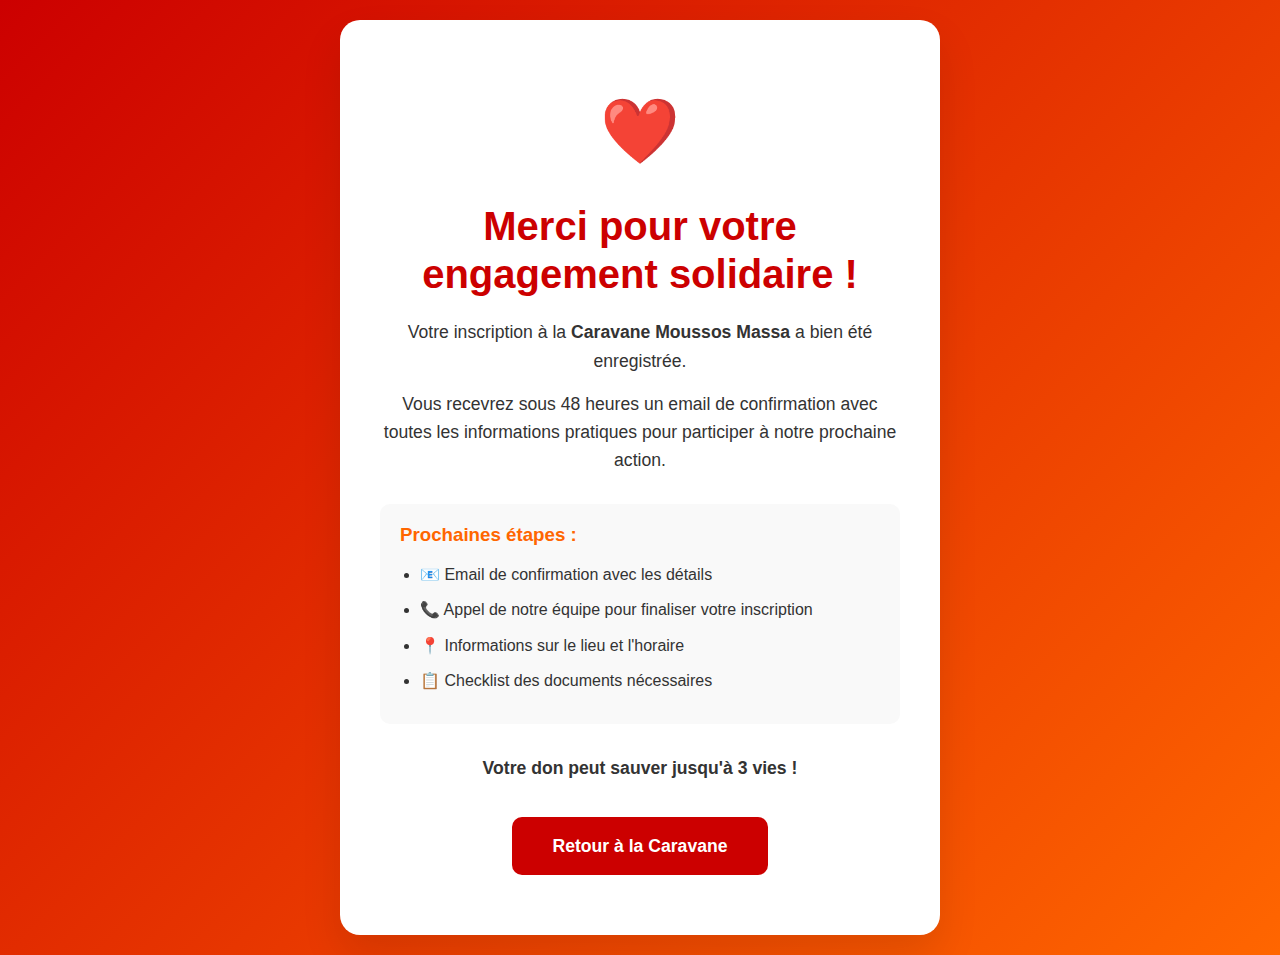
<file: merci-caravane.html>
<!DOCTYPE html>
<html lang="fr">
<head>
    <meta charset="UTF-8">
    <meta name="viewport" content="width=device-width, initial-scale=1.0">
    <title>Merci pour votre participation - Caravane Moussos Massa</title>
    <link rel="stylesheet" href="style.css">
    <style>
        .thank-you-container {
            min-height: 100vh;
            display: flex;
            align-items: center;
            justify-content: center;
            padding: 20px;
            background: linear-gradient(135deg, #CC0000 0%, #FF6600 100%);
        }
        .thank-you-card {
            background: white;
            padding: 60px 40px;
            border-radius: 20px;
            box-shadow: 0 20px 40px rgba(0,0,0,0.1);
            text-align: center;
            max-width: 600px;
            width: 100%;
        }
        .thank-you-icon {
            font-size: 4em;
            color: #CC0000;
            margin-bottom: 20px;
        }
        .thank-you h1 {
            color: #CC0000;
            font-family: 'Montserrat', sans-serif;
            font-size: 2.5em;
            font-weight: 800;
            margin-bottom: 20px;
        }
        .thank-you p {
            font-size: 1.1em;
            color: #333;
            margin-bottom: 15px;
            line-height: 1.6;
        }
        .next-steps {
            background: #f9f9f9;
            padding: 20px;
            border-radius: 10px;
            margin: 30px 0;
            text-align: left;
        }
        .next-steps h3 {
            color: #FF6600;
            margin-bottom: 15px;
        }
        .next-steps ul {
            padding-left: 20px;
        }
        .next-steps li {
            margin-bottom: 10px;
        }
        .btn-back {
            background: #CC0000;
            color: white;
            padding: 15px 40px;
            text-decoration: none;
            border-radius: 10px;
            display: inline-block;
            font-family: 'Montserrat', sans-serif;
            font-weight: 600;
            font-size: 1.1em;
            margin-top: 20px;
            transition: all 0.3s ease;
        }
        .btn-back:hover {
            background: #FF6600;
            transform: translateY(-2px);
            box-shadow: 0 10px 20px rgba(0,0,0,0.2);
        }
    </style>
</head>
<body>
    <div class="thank-you-container">
        <div class="thank-you-card">
            <div class="thank-you">
                <div class="thank-you-icon">❤️</div>
                <h1>Merci pour votre engagement solidaire !</h1>
                <p>Votre inscription à la <strong>Caravane Moussos Massa</strong> a bien été enregistrée.</p>
                <p>Vous recevrez sous 48 heures un email de confirmation avec toutes les informations pratiques pour participer à notre prochaine action.</p>
                
                <div class="next-steps">
                    <h3>Prochaines étapes :</h3>
                    <ul>
                        <li>📧 Email de confirmation avec les détails</li>
                        <li>📞 Appel de notre équipe pour finaliser votre inscription</li>
                        <li>📍 Informations sur le lieu et l'horaire</li>
                        <li>📋 Checklist des documents nécessaires</li>
                    </ul>
                </div>
                
                <p><strong>Votre don peut sauver jusqu'à 3 vies !</strong></p>
                
                <a href="index.html#caravane" class="btn-back">Retour à la Caravane</a>
            </div>
        </div>
    </div>
</body>
</html>
</file>
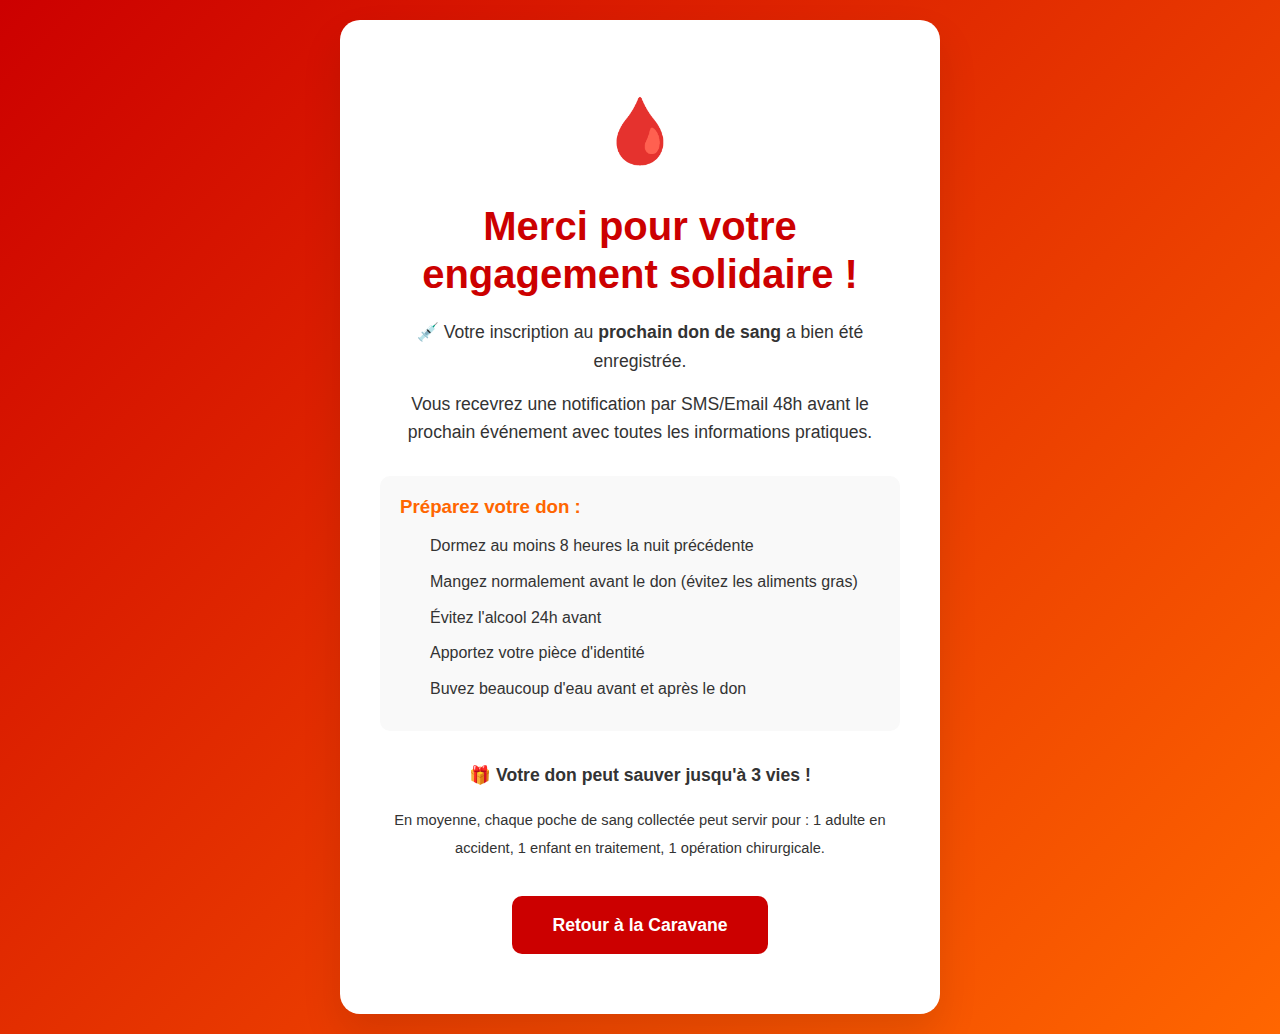
<file: merci-don.html>
<!DOCTYPE html>
<html lang="fr">
<head>
    <meta charset="UTF-8">
    <meta name="viewport" content="width=device-width, initial-scale=1.0">
    <title>Merci pour votre inscription - Prochain Don de Sang</title>
    <link rel="stylesheet" href="style.css">
    <style>
        .thank-you-container {
            min-height: 100vh;
            display: flex;
            align-items: center;
            justify-content: center;
            padding: 20px;
            background: linear-gradient(135deg, #CC0000 0%, #FF6600 100%);
        }
        .thank-you-card {
            background: white;
            padding: 60px 40px;
            border-radius: 20px;
            box-shadow: 0 20px 40px rgba(0,0,0,0.1);
            text-align: center;
            max-width: 600px;
            width: 100%;
        }
        .thank-you-icon {
            font-size: 4em;
            color: #CC0000;
            margin-bottom: 20px;
        }
        .thank-you h1 {
            color: #CC0000;
            font-family: 'Montserrat', sans-serif;
            font-size: 2.5em;
            font-weight: 800;
            margin-bottom: 20px;
        }
        .thank-you p {
            font-size: 1.1em;
            color: #333;
            margin-bottom: 15px;
            line-height: 1.6;
        }
        .blood-drop {
            display: inline-block;
            animation: pulse 2s infinite;
        }
        @keyframes pulse {
            0% { transform: scale(1); }
            50% { transform: scale(1.1); }
            100% { transform: scale(1); }
        }
        .next-steps {
            background: #f9f9f9;
            padding: 20px;
            border-radius: 10px;
            margin: 30px 0;
            text-align: left;
        }
        .next-steps h3 {
            color: #FF6600;
            margin-bottom: 15px;
        }
        .next-steps ul {
            padding-left: 20px;
        }
        .next-steps li {
            margin-bottom: 10px;
            display: flex;
            align-items: center;
        }
        .next-steps li i {
            color: #CC0000;
            margin-right: 10px;
        }
        .btn-back {
            background: #CC0000;
            color: white;
            padding: 15px 40px;
            text-decoration: none;
            border-radius: 10px;
            display: inline-block;
            font-family: 'Montserrat', sans-serif;
            font-weight: 600;
            font-size: 1.1em;
            margin-top: 20px;
            transition: all 0.3s ease;
        }
        .btn-back:hover {
            background: #FF6600;
            transform: translateY(-2px);
            box-shadow: 0 10px 20px rgba(0,0,0,0.2);
        }
    </style>
</head>
<body>
    <div class="thank-you-container">
        <div class="thank-you-card">
            <div class="thank-you">
                <div class="thank-you-icon">🩸</div>
                <h1>Merci pour votre engagement solidaire !</h1>
                <p><span class="blood-drop">💉</span> Votre inscription au <strong>prochain don de sang</strong> a bien été enregistrée.</p>
                <p>Vous recevrez une notification par SMS/Email 48h avant le prochain événement avec toutes les informations pratiques.</p>
                
                <div class="next-steps">
                    <h3>Préparez votre don :</h3>
                    <ul>
                        <li><i class="fas fa-heart"></i> Dormez au moins 8 heures la nuit précédente</li>
                        <li><i class="fas fa-utensils"></i> Mangez normalement avant le don (évitez les aliments gras)</li>
                        <li><i class="fas fa-wine-glass"></i> Évitez l'alcool 24h avant</li>
                        <li><i class="fas fa-id-card"></i> Apportez votre pièce d'identité</li>
                        <li><i class="fas fa-tint"></i> Buvez beaucoup d'eau avant et après le don</li>
                    </ul>
                </div>
                
                <p><strong>🎁 Votre don peut sauver jusqu'à 3 vies !</strong></p>
                <p><small>En moyenne, chaque poche de sang collectée peut servir pour : 1 adulte en accident, 1 enfant en traitement, 1 opération chirurgicale.</small></p>
                
                <a href="index.html#caravane" class="btn-back">Retour à la Caravane</a>
            </div>
        </div>
    </div>
</body>
</html>
</file>
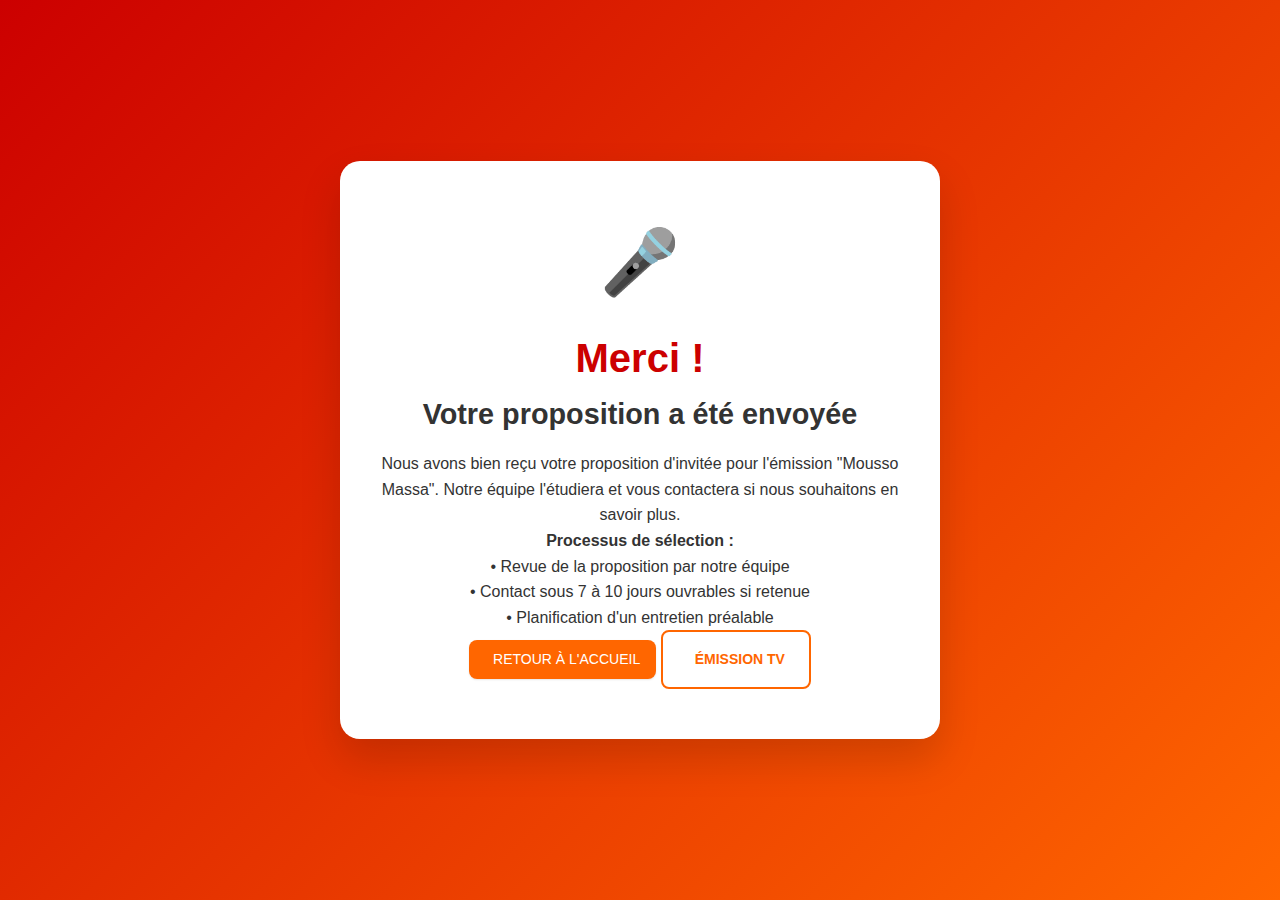
<file: merci-invitee.html>
<!DOCTYPE html>
<html lang="fr">
<head>
    <meta charset="UTF-8">
    <meta name="viewport" content="width=device-width, initial-scale=1.0">
    <title>Merci - Proposition d'invitée</title>
    <link rel="stylesheet" href="style.css">
    <style>
        /* Mêmes styles que merci-lakota.html mais avec ajustements */
        body {
            font-family: 'Roboto', sans-serif;
            background: linear-gradient(135deg, #CC0000 0%, #FF6600 100%);
            min-height: 100vh;
            display: flex;
            align-items: center;
            justify-content: center;
            padding: 20px;
            margin: 0;
        }
        
        .thank-you-card {
            background: white;
            border-radius: 20px;
            padding: 50px 40px;
            text-align: center;
            max-width: 600px;
            width: 100%;
            box-shadow: 0 20px 40px rgba(0,0,0,0.15);
        }
        
        .thank-you-icon {
            font-size: 4rem;
            color: #CC0000;
            margin-bottom: 20px;
        }
        
        .thank-you-card h1 {
            font-family: 'Montserrat', sans-serif;
            color: #CC0000;
            font-size: 2.5rem;
            margin-bottom: 15px;
        }
        
        .thank-you-card h2 {
            color: #333;
            font-size: 1.8rem;
            margin-bottom: 20px;
        }
        
        /* Utilisez les mêmes styles CSS que merci-lakota.html */
        /* ... copiez les autres styles ... */
    </style>
</head>
<body>
    <div class="thank-you-card">
        <div class="thank-you-icon">🎤</div>
        
        <h1>Merci !</h1>
        <h2>Votre proposition a été envoyée</h2>
        
        <p>Nous avons bien reçu votre proposition d'invitée pour l'émission "Mousso Massa". Notre équipe l'étudiera et vous contactera si nous souhaitons en savoir plus.</p>
        
        <div class="highlight-box">
            <p><strong>Processus de sélection :</strong></p>
            <p>• Revue de la proposition par notre équipe</p>
            <p>• Contact sous 7 à 10 jours ouvrables si retenue</p>
            <p>• Planification d'un entretien préalable</p>
        </div>
        
        <div class="btn-container">
            <a href="index.html" class="btn-primary">
                <i class="fas fa-home"></i>
                RETOUR À L'ACCUEIL
            </a>
            
            <a href="index.html#emission" class="btn-secondary">
                <i class="fas fa-tv"></i>
                ÉMISSION TV
            </a>
        </div>
    </div>
</body>
</html>
</file>
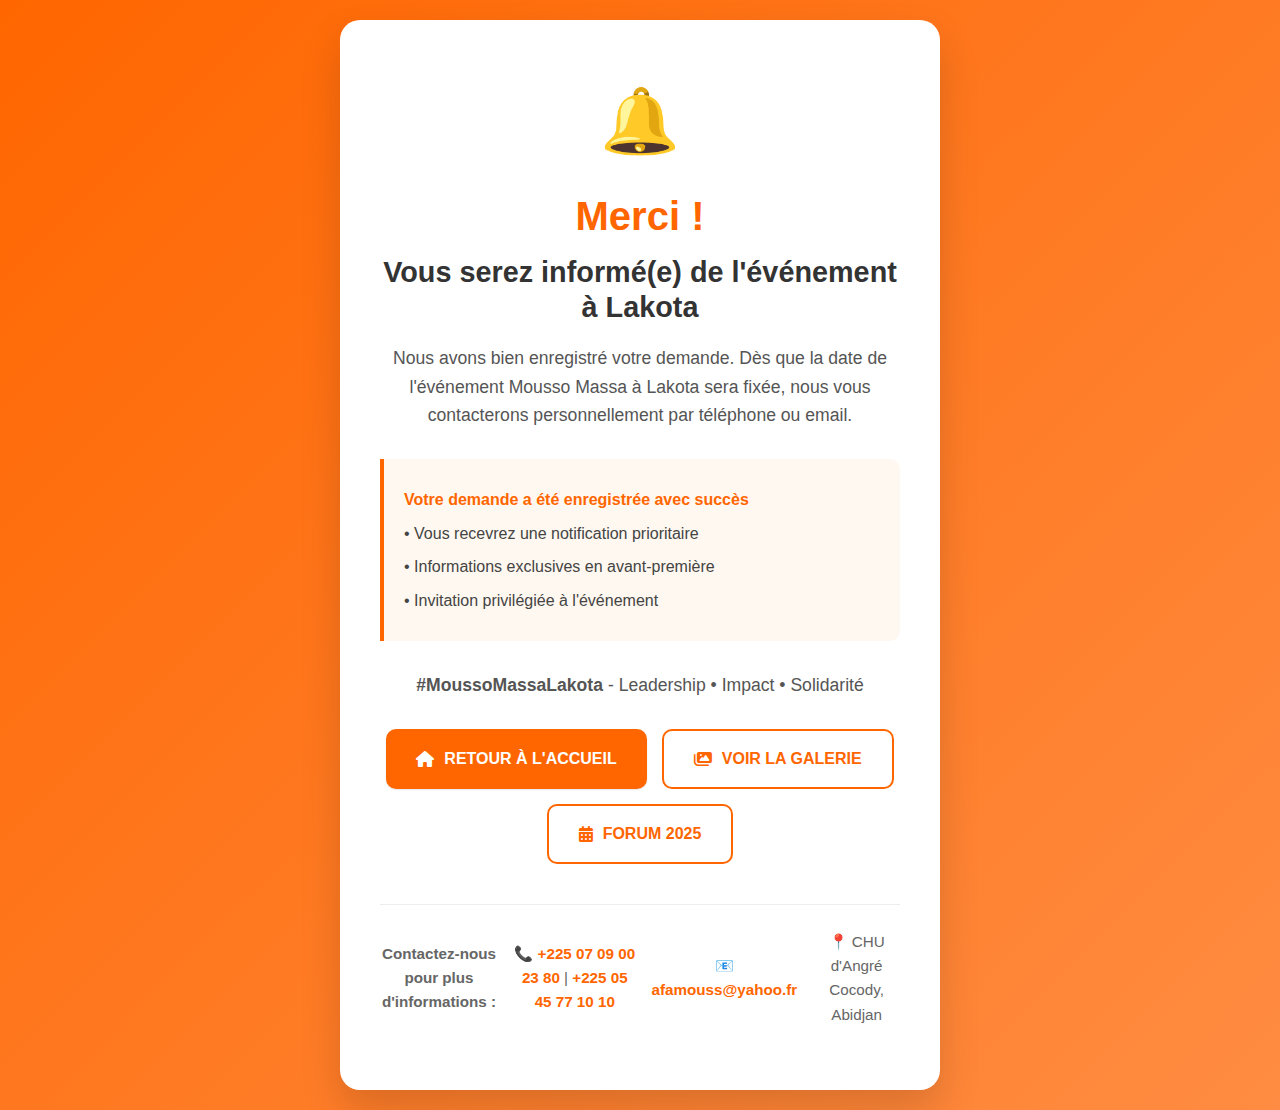
<file: merci-lakota.html>
<!DOCTYPE html>
<html lang="fr">
<head>
    <meta charset="UTF-8">
    <meta name="viewport" content="width=device-width, initial-scale=1.0">
    <title>Merci - Mousso Massa Lakota</title>
    <link rel="stylesheet" href="style.css">
    <style>
        /* Styles spécifiques pour la page de remerciement Lakota */
        body {
            font-family: 'Roboto', sans-serif;
            background: linear-gradient(135deg, #FF6600 0%, #FF8C42 100%);
            min-height: 100vh;
            display: flex;
            align-items: center;
            justify-content: center;
            padding: 20px;
            margin: 0;
        }
        
        .thank-you-card {
            background: white;
            border-radius: 20px;
            padding: 50px 40px;
            text-align: center;
            max-width: 600px;
            width: 100%;
            box-shadow: 0 20px 40px rgba(0,0,0,0.15);
            animation: fadeIn 0.8s ease-out;
        }
        
        @keyframes fadeIn {
            from { opacity: 0; transform: translateY(20px); }
            to { opacity: 1; transform: translateY(0); }
        }
        
        .thank-you-icon {
            font-size: 4rem;
            color: #FF6600;
            margin-bottom: 20px;
            display: block;
            animation: bounce 2s infinite;
        }
        
        @keyframes bounce {
            0%, 100% { transform: translateY(0); }
            50% { transform: translateY(-10px); }
        }
        
        .thank-you-card h1 {
            font-family: 'Montserrat', sans-serif;
            color: #FF6600;
            font-size: 2.5rem;
            margin-bottom: 15px;
            font-weight: 800;
        }
        
        .thank-you-card h2 {
            color: #333;
            font-size: 1.8rem;
            margin-bottom: 20px;
            font-weight: 600;
        }
        
        .thank-you-card p {
            color: #555;
            font-size: 1.1rem;
            line-height: 1.6;
            margin-bottom: 25px;
        }
        
        .highlight-box {
            background: #FFF8F0;
            border-left: 4px solid #FF6600;
            padding: 20px;
            margin: 30px 0;
            text-align: left;
            border-radius: 0 10px 10px 0;
        }
        
        .highlight-box p {
            margin: 8px 0;
            color: #444;
            font-size: 1rem;
        }
        
        .highlight-box strong {
            color: #FF6600;
        }
        
        .btn-container {
            display: flex;
            gap: 15px;
            justify-content: center;
            flex-wrap: wrap;
            margin-top: 30px;
        }
        
        .btn-primary {
            background: #FF6600;
            color: white;
            padding: 15px 30px;
            border-radius: 10px;
            text-decoration: none;
            font-weight: 600;
            font-size: 1rem;
            display: inline-flex;
            align-items: center;
            gap: 10px;
            transition: all 0.3s ease;
        }
        
        .btn-primary:hover {
            background: #CC0000;
            transform: translateY(-2px);
            box-shadow: 0 10px 20px rgba(255,102,0,0.3);
        }
        
        .btn-secondary {
            background: white;
            color: #FF6600;
            padding: 15px 30px;
            border-radius: 10px;
            text-decoration: none;
            font-weight: 600;
            font-size: 1rem;
            display: inline-flex;
            align-items: center;
            gap: 10px;
            transition: all 0.3s ease;
            border: 2px solid #FF6600;
        }
        
        .btn-secondary:hover {
            background: #FF6600;
            color: white;
        }
        
        .contact-info {
            margin-top: 40px;
            padding-top: 20px;
            border-top: 1px solid #eee;
        }
        
        .contact-info p {
            color: #666;
            font-size: 0.95rem;
            margin: 5px 0;
        }
        
        .contact-info a {
            color: #FF6600;
            text-decoration: none;
            font-weight: 600;
        }
        
        .contact-info a:hover {
            text-decoration: underline;
        }
        
        .pulse {
            animation: pulse 2s infinite;
        }
        
        @keyframes pulse {
            0% { transform: scale(1); }
            50% { transform: scale(1.05); }
            100% { transform: scale(1); }
        }
        
        @media (max-width: 768px) {
            .thank-you-card {
                padding: 30px 20px;
            }
            
            .thank-you-card h1 {
                font-size: 2rem;
            }
            
            .thank-you-card h2 {
                font-size: 1.5rem;
            }
            
            .btn-container {
                flex-direction: column;
            }
            
            .btn-primary, .btn-secondary {
                width: 100%;
                justify-content: center;
            }
        }
    </style>
</head>
<body>
    <div class="thank-you-card">
        <div class="thank-you-icon">🔔</div>
        
        <h1>Merci !</h1>
        <h2>Vous serez informé(e) de l'événement à Lakota</h2>
        
        <p>Nous avons bien enregistré votre demande. Dès que la date de l'événement Mousso Massa à Lakota sera fixée, nous vous contacterons personnellement par téléphone ou email.</p>
        
        <div class="highlight-box">
            <p><strong>Votre demande a été enregistrée avec succès</strong></p>
            <p>• Vous recevrez une notification prioritaire</p>
            <p>• Informations exclusives en avant-première</p>
            <p>• Invitation privilégiée à l'événement</p>
        </div>
        
        <p><strong>#MoussoMassaLakota</strong> - Leadership • Impact • Solidarité</p>
        
        <div class="btn-container">
            <a href="index.html" class="btn-primary pulse">
                <i class="fas fa-home"></i>
                RETOUR À L'ACCUEIL
            </a>
            
            <a href="index.html#galerie" class="btn-secondary">
                <i class="fas fa-images"></i>
                VOIR LA GALERIE
            </a>
            
            <a href="index.html#forum" class="btn-secondary">
                <i class="fas fa-calendar-alt"></i>
                FORUM 2025
            </a>
        </div>
        
        <div class="contact-info">
            <p><strong>Contactez-nous pour plus d'informations :</strong></p>
            <p>📞 <a href="tel:+2250709002380">+225 07 09 00 23 80</a> | 
               <a href="tel:+2250545771010">+225 05 45 77 10 10</a></p>
            <p>📧 <a href="mailto:afamouss@yahoo.fr">afamouss@yahoo.fr</a></p>
            <p>📍 CHU d'Angré Cocody, Abidjan</p>
        </div>
    </div>

    <script>
        // Afficher un message de confirmation
        setTimeout(function() {
            console.log("Merci pour votre inscription à l'événement Lakota !");
        }, 1000);
    </script>
    
    <!-- Font Awesome -->
    <link rel="stylesheet" href="https://cdnjs.cloudflare.com/ajax/libs/font-awesome/6.5.0/css/all.min.css">
</body>
</html>
</file>
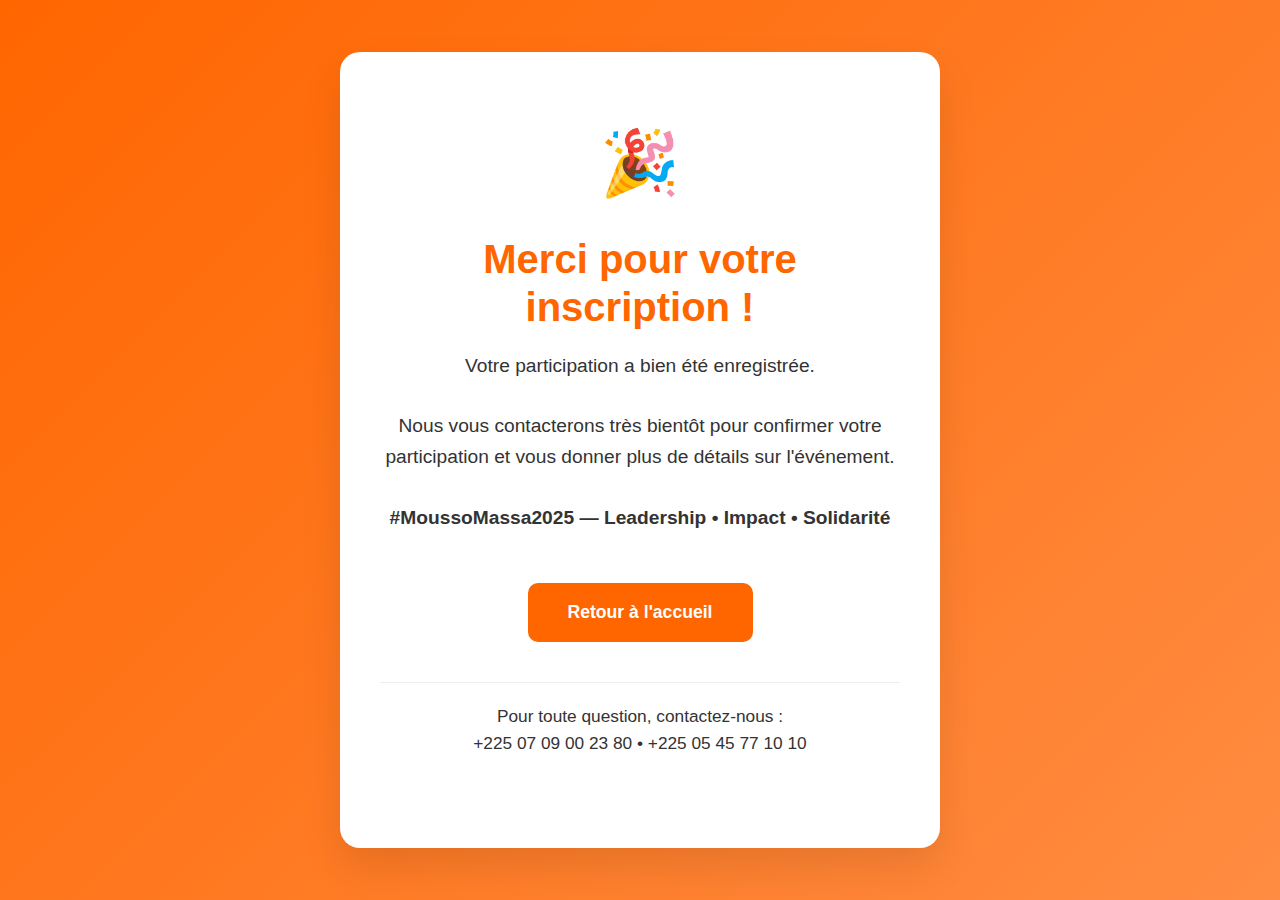
<file: merci.html>
<!DOCTYPE html>
<html lang="fr">
<head>
    <meta charset="UTF-8">
    <meta name="viewport" content="width=device-width, initial-scale=1.0">
    <title>Merci ! - Mousso Massa</title>
    <link rel="stylesheet" href="style.css">
    <style>
        body {
            font-family: 'Roboto', 'Open Sans', sans-serif;
            background: #F8F8F8;
            margin: 0;
            padding: 0;
        }
        .thank-you-container {
            min-height: 100vh;
            display: flex;
            align-items: center;
            justify-content: center;
            padding: 20px;
            background: linear-gradient(135deg, #FF6600 0%, #FF8C42 100%);
        }
        .thank-you-card {
            background: white;
            padding: 60px 40px;
            border-radius: 20px;
            box-shadow: 0 20px 40px rgba(0,0,0,0.1);
            text-align: center;
            max-width: 600px;
            width: 100%;
        }
        .thank-you-icon {
            font-size: 4em;
            margin-bottom: 20px;
            display: block;
        }
        .thank-you h1 {
            color: #FF6600;
            font-family: 'Montserrat', sans-serif;
            font-size: 2.5em;
            font-weight: 800;
            margin-bottom: 20px;
        }
        .thank-you p {
            font-size: 1.2em;
            color: #333;
            margin-bottom: 30px;
            line-height: 1.6;
        }
        .btn-back {
            background: #FF6600;
            color: white;
            padding: 15px 40px;
            text-decoration: none;
            border-radius: 10px;
            display: inline-block;
            font-family: 'Montserrat', sans-serif;
            font-weight: 600;
            font-size: 1.1em;
            border: none;
            cursor: pointer;
            transition: all 0.3s ease;
            margin-top: 20px;
        }
        .btn-back:hover {
            background: #CC0000;
            transform: translateY(-2px);
            box-shadow: 0 10px 20px rgba(0,0,0,0.2);
        }
        .footer-note {
            margin-top: 40px;
            padding-top: 20px;
            border-top: 1px solid #eee;
            font-size: 0.9em;
            color: #666;
        }
        @media (max-width: 768px) {
            .thank-you-card {
                padding: 40px 20px;
            }
            .thank-you h1 {
                font-size: 2em;
            }
        }
    </style>
</head>
<body>
    <div class="thank-you-container">
        <div class="thank-you-card">
            <div class="thank-you">
                <div class="thank-you-icon">🎉</div>
                <h1>Merci pour votre inscription !</h1>
                <p>Votre participation a bien été enregistrée.</p>
                <p>Nous vous contacterons très bientôt pour confirmer votre participation et vous donner plus de détails sur l'événement.</p>
                <p><strong>#MoussoMassa2025 — Leadership • Impact • Solidarité</strong></p>
                
                <a href="index.html" class="btn-back">Retour à l'accueil</a>
                
                <div class="footer-note">
                    <p>Pour toute question, contactez-nous :<br>
                    +225 07 09 00 23 80 • +225 05 45 77 10 10</p>
                </div>
            </div>
        </div>
    </div>
</body>
</html>
</file>
<file: style.css>
/* Variables CSS */
:root {
    /* Couleurs */
    --primary: #FF6600;
    --accent: #CC0000;
    --bg-main: #F8F8F8;
    --text-main: #333333;
    --text-secondary: #444444;
    --text-light: #666666;
    --text-lighter: #999999;
    --white: #FFFFFF;
    --black: #000000;
    --gray-50: #F9FAFB;
    --gray-100: #F3F4F6;
    --gray-200: #E5E7EB;
    --ivory: #F5E0C2;
    --shadow: rgba(0, 0, 0, 0.1);
    --shadow-soft: rgba(0, 0, 0, 0.08);
    
    /* Typographie */
    --font-headline: 'Montserrat', 'Oswald', sans-serif;
    --font-body: 'Roboto', 'Open Sans', sans-serif;
    
    /* Espacements */
    --space-xs: 0.25rem;
    --space-sm: 0.5rem;
    --space-md: 1rem;
    --space-lg: 1.5rem;
    --space-xl: 2rem;
    --space-2xl: 3rem;
    
    /* Bordures */
    --radius-sm: 0.375rem;
    --radius-md: 0.5rem;
    --radius-lg: 0.75rem;
    --radius-full: 9999px;
}

/* Reset et styles de base */
* {
    margin: 0;
    padding: 0;
    box-sizing: border-box;
}

html {
    scroll-behavior: smooth;
}

body {
    font-family: var(--font-body);
    background-color: var(--bg-main);
    color: var(--text-main);
    line-height: 1.6;
    overflow-x: hidden;
}

h1, h2, h3, h4, h5, h6 {
    font-family: var(--font-headline);
    font-weight: 700;
    line-height: 1.2;
}

/* CORRECTION CRITIQUE POUR LA QUALITÉ DES IMAGES */
img {
    max-width: 100%;
    height: auto;
    display: block;
    image-rendering: -webkit-optimize-contrast;
    image-rendering: crisp-edges;
    -ms-interpolation-mode: bicubic;
    -webkit-backface-visibility: hidden;
    backface-visibility: hidden;
    transform: translateZ(0);
    will-change: transform;
}

/* Qualité optimisée pour toutes les images */
.president-img,
.feature-img,
.media-img,
.portrait-img,
.cnts-img,
.thumbnail-img,
.logo-img,
.hero-background-img {
    image-rendering: auto;
    object-fit: cover;
    -webkit-transform: translateZ(0);
    transform: translateZ(0);
    -webkit-backface-visibility: hidden;
    backface-visibility: hidden;
}

/* Images en plein écran (hero) */
.hero-background-img {
    position: absolute;
    top: 0;
    left: 0;
    width: 100%;
    height: 100%;
    object-fit: cover;
    z-index: 1;
    filter: brightness(0.9);
    -webkit-filter: brightness(0.9);
}

/* Images dans la galerie */
#forumGallery .media-img {
    width: 100%;
    height: 250px;
    object-fit: cover;
    transition: transform 0.3s ease;
    image-rendering: optimizeQuality;
}

#forumGallery .media-item:hover .media-img {
    transform: scale(1.05);
}

/* Images dans le modal d'agrandissement */
.modal-image {
    image-rendering: optimizeQuality;
    max-width: 90vw;
    max-height: 90vh;
    width: auto;
    height: auto;
    object-fit: contain;
    background: #000;
    border-radius: 8px;
    box-shadow: 0 20px 60px rgba(0,0,0,0.3);
}

/* Pour prévenir le flou sur les transformations */
.media-item, .thumbnail, .activity-card {
    transform: translateZ(0);
    -webkit-transform: translateZ(0);
    backface-visibility: hidden;
    -webkit-backface-visibility: hidden;
}

a {
    text-decoration: none;
    color: inherit;
    transition: color 0.3s ease;
}

button {
    background: none;
    border: none;
    cursor: pointer;
    font-family: inherit;
}

.container {
    width: 100%;
    max-width: 1280px;
    margin: 0 auto;
    padding: 0 var(--space-md);
}

.narrow {
    max-width: 896px;
}

/* Header */
.header {
    position: fixed;
    top: 0;
    left: 0;
    width: 100%;
    z-index: 40;
    background: rgba(255, 255, 255, 0.6);
    backdrop-filter: blur(4px);
    border-bottom: 1px solid var(--gray-100);
}

.topbar {
    width: 100%;
    background: var(--primary);
    color: var(--white);
}

.contact-info {
    display: flex;
    align-items: center;
    justify-content: center;
    gap: var(--space-md);
    padding: var(--space-sm) 0;
}

.phone-link {
    text-decoration: none;
    font-weight: 700;
    font-size: 0.75rem;
    white-space: nowrap;
}

@media (min-width: 768px) {
    .phone-link {
        font-size: 1.5rem;
    }
}

.navbar {
    display: flex;
    align-items: center;
    justify-content: space-between;
    height: 4rem;
}

.logo-section {
    display: flex;
    align-items: center;
    gap: var(--space-md);
}

.logo-link {
    display: flex;
    align-items: center;
    gap: var(--space-md);
}

.brand-badge {
    width: 40px;
    height: 40px;
    border-radius: var(--radius-full);
    background: radial-gradient(circle at 30% 20%, rgba(255, 255, 255, 0.18), transparent 20%);
    display: flex;
    align-items: center;
    justify-content: center;
    box-shadow: 0 6px 18px rgba(0, 0, 0, 0.12);
}

.logo-img {
    width: 2.5rem;
    height: 2.5rem;
    border-radius: var(--radius-full);
    object-fit: cover;
    image-rendering: optimizeQuality;
}

.forum-text {
    display: block;
    font-size: 0.875rem;
    font-weight: 600;
    font-family: var(--font-headline);
}

.mousso-text {
    display: block;
    font-size: 1.125rem;
    font-weight: 700;
    font-family: var(--font-headline);
    color: var(--text-main);
}

.superscript {
    font-size: 0.875rem;
    vertical-align: super;
}

.desktop-nav {
    display: none;
    align-items: center;
    gap: var(--space-lg);
}

@media (min-width: 768px) {
    .desktop-nav {
        display: flex;
    }
}

.nav-link {
    font-size: 0.875rem;
    transition: color 0.3s ease;
}

.nav-link:hover {
    color: var(--primary);
}

.accent-link:hover {
    color: var(--accent);
}

.btn-primary {
    display: inline-flex;
    align-items: center;
    gap: var(--space-sm);
    background: var(--primary);
    color: var(--white);
    font-size: 0.875rem;
    font-weight: 500;
    padding: var(--space-sm) var(--space-md);
    border-radius: var(--radius-md);
    box-shadow: 0 1px 2px var(--shadow);
    transition: filter 0.3s ease;
}

.btn-primary:hover {
    filter: brightness(0.95);
}

.mobile-menu-btn {
    display: flex;
    align-items: center;
}

@media (min-width: 768px) {
    .mobile-menu-btn {
        display: none;
    }
}

.menu-toggle {
    padding: var(--space-sm);
    border-radius: var(--radius-md);
}

.menu-icon {
    width: 1.5rem;
    height: 1.5rem;
    color: var(--text-main);
}

.mobile-panel {
    display: none;
    border-top: 1px solid var(--gray-100);
    background: rgba(255, 255, 255, 0.95);
}

@media (min-width: 768px) {
    .mobile-panel {
        display: none !important;
    }
}

.panel-content {
    padding: var(--space-md) var(--space-md) 1.5rem;
    display: flex;
    flex-direction: column;
    gap: var(--space-md);
}

.mobile-nav-link {
    display: block;
    font-size: 1rem;
    padding: var(--space-sm) 0;
}

.btn-primary.mobile {
    width: 100%;
    justify-content: center;
    margin-top: var(--space-sm);
}

/* Main content */
.main-content {
    padding-top: 3rem;
}

/* ===========================================
   HERO SECTION AVEC SLIDER PROFESSIONNEL
=========================================== */
.hero-section {
    position: relative;
    margin-top: 0;
    padding-top: 0;
    overflow: hidden;
}

.hero-slider {
    height: calc(100vh - 80px);
    min-height: 600px;
    width: 100%;
    position: relative;
    display: flex;
    align-items: center;
    overflow: hidden;
}

@media (min-width: 768px) {
    .hero-slider {
        height: 82vh;
    }
}

.hero-slide {
    position: absolute;
    top: 0;
    left: 0;
    width: 100%;
    height: 100%;
    opacity: 0;
    transition: opacity 1.5s cubic-bezier(0.4, 0, 0.2, 1);
    z-index: 1;
    overflow: hidden;
}

.hero-slide.active {
    opacity: 1;
    z-index: 2;
}

/* Effet de zoom léger */
.hero-slide::after {
    content: '';
    position: absolute;
    top: 0;
    left: 0;
    width: 100%;
    height: 100%;
    background: rgba(0, 0, 0, 0.1);
    animation: zoomEffect 20s infinite alternate;
}

@keyframes zoomEffect {
    0% {
        transform: scale(1);
    }
    100% {
        transform: scale(1.05);
    }
}

.hero-overlay {
    position: absolute;
    inset: 0;
    background: linear-gradient(135deg, 
        rgba(255, 255, 255, 0.9) 0%,
        rgba(255, 255, 255, 0.7) 40%,
        rgba(255, 255, 255, 0.4) 70%,
        transparent 100%);
    pointer-events: none;
    z-index: 3;
}

/* Points de navigation */
.slider-dots {
    position: absolute;
    bottom: 30px;
    left: 50%;
    transform: translateX(-50%);
    display: flex;
    gap: 12px;
    z-index: 4;
}

.dot {
    width: 12px;
    height: 12px;
    border-radius: 50%;
    background: rgba(255, 255, 255, 0.5);
    border: 2px solid transparent;
    cursor: pointer;
    transition: all 0.3s ease;
}

.dot:hover {
    background: rgba(255, 255, 255, 0.8);
    transform: scale(1.2);
}

.dot.active {
    background: var(--primary);
    border-color: white;
    box-shadow: 0 0 0 3px rgba(255, 102, 0, 0.3);
    transform: scale(1.2);
}

/* Flèches de navigation */
.slider-arrow {
    position: absolute;
    top: 50%;
    transform: translateY(-50%);
    background: rgba(255, 255, 255, 0.2);
    backdrop-filter: blur(10px);
    border: none;
    width: 50px;
    height: 50px;
    border-radius: 50%;
    display: flex;
    align-items: center;
    justify-content: center;
    color: white;
    font-size: 1.2rem;
    cursor: pointer;
    z-index: 4;
    opacity: 0;
    transition: all 0.3s ease;
}

.hero-slider:hover .slider-arrow {
    opacity: 1;
}

.prev-arrow {
    left: 20px;
}

.next-arrow {
    right: 20px;
}

.slider-arrow:hover {
    background: rgba(255, 102, 0, 0.8);
    transform: translateY(-50%) scale(1.1);
}

/* Contenu Hero (inchangé mais avec animations) */
.hero-container {
    height: 100%;
    display: flex;
    align-items: center;
    position: relative;
    z-index: 3;
}

.hero-content {
    width: 100%;
    opacity: 0;
    animation: fadeInContent 1s ease 0.5s forwards;
}

@keyframes fadeInContent {
    to {
        opacity: 1;
    }
}

@media (min-width: 768px) {
    .hero-content {
        width: 66.666667%;
    }
}

@media (min-width: 1024px) {
    .hero-content {
        width: 50%;
    }
}

/* Animations pour les éléments */
.animate-fade-in-up {
    opacity: 0;
    transform: translateY(30px);
    animation: fadeInUp 0.8s ease forwards;
}

@keyframes fadeInUp {
    to {
        opacity: 1;
        transform: translateY(0);
    }
}

/* Animation de typing pour le highlight */
.typing-text {
    display: inline-block;
    overflow: hidden;
    white-space: nowrap;
    border-right: 3px solid var(--primary);
    animation: typing 3s steps(30, end), blink-caret 0.75s step-end infinite;
}

@keyframes typing {
    from { width: 0 }
    to { width: 100% }
}

@keyframes blink-caret {
    from, to { border-color: transparent }
    50% { border-color: var(--primary) }
}

/* Tag avec animation */
.hero-tag {
    display: inline-block;
    background: var(--primary);
    color: var(--white);
    padding: var(--space-xs) var(--space-md);
    border-radius: var(--radius-full);
    font-size: 0.75rem;
    font-weight: 600;
    box-shadow: 0 4px 12px rgba(255, 102, 0, 0.3);
    margin-bottom: var(--space-lg);
    animation: pulseTag 2s infinite;
}

@keyframes pulseTag {
    0%, 100% {
        transform: scale(1);
        box-shadow: 0 4px 12px rgba(255, 102, 0, 0.3);
    }
    50% {
        transform: scale(1.05);
        box-shadow: 0 6px 20px rgba(255, 102, 0, 0.4);
    }
}

.hero-title {
    font-size: 2.25rem;
    font-weight: 800;
    letter-spacing: -0.025em;
    color: #222222;
    text-shadow: 0 2px 4px rgba(0, 0, 0, 0.1);
    margin-bottom: var(--space-lg);
    line-height: 1.2;
}

@media (min-width: 640px) {
    .hero-title {
        font-size: 3rem;
    }
}

@media (min-width: 768px) {
    .hero-title {
        font-size: 3.75rem;
    }
}

.hero-highlight {
    display: inline-block;
    color: var(--primary);
    position: relative;
}

.hero-highlight::after {
    content: '';
    position: absolute;
    bottom: -5px;
    left: 0;
    width: 100%;
    height: 3px;
    background: linear-gradient(90deg, var(--primary), var(--accent));
    transform: scaleX(0);
    transform-origin: left;
    animation: underlineExpand 1s ease 3s forwards;
}

@keyframes underlineExpand {
    to {
        transform: scaleX(1);
    }
}

.hero-description {
    font-size: 1rem;
    color: var(--black);
    padding: var(--space-md);
    border-radius: var(--radius-lg);
    background: rgba(255, 255, 255, 0.85);
    backdrop-filter: blur(10px);
    max-width: 36rem;
    margin-bottom: var(--space-lg);
    line-height: 1.6;
    border: 1px solid rgba(255, 255, 255, 0.3);
    box-shadow: 0 10px 30px rgba(0, 0, 0, 0.1);
}

@media (min-width: 768px) {
    .hero-description {
        font-size: 1.125rem;
    }
}

.hero-buttons {
    display: flex;
    flex-wrap: wrap;
    gap: var(--space-md);
    margin-bottom: var(--space-lg);
}

.btn-accent {
    display: inline-flex;
    align-items: center;
    gap: var(--space-md);
    background: var(--accent);
    color: var(--white);
    font-size: 0.875rem;
    font-weight: 600;
    padding: var(--space-md) 1.5rem;
    border-radius: var(--radius-md);
    box-shadow: 0 10px 20px rgba(204, 0, 0, 0.3);
    transition: all 0.3s ease;
    position: relative;
    overflow: hidden;
}

.btn-accent:hover {
    transform: translateY(-3px);
    box-shadow: 0 15px 30px rgba(204, 0, 0, 0.4);
}

.btn-accent::after {
    content: '';
    position: absolute;
    top: 0;
    left: -100%;
    width: 100%;
    height: 100%;
    background: linear-gradient(90deg, transparent, rgba(255, 255, 255, 0.3), transparent);
    transition: left 0.5s ease;
}

.btn-accent:hover::after {
    left: 100%;
}

.btn-icon {
    width: 1.25rem;
    height: 1.25rem;
    transition: transform 0.3s ease;
}

.btn-accent:hover .btn-icon {
    transform: translateX(5px);
}

.btn-secondary {
    display: inline-flex;
    align-items: center;
    gap: var(--space-sm);
    border: 2px solid var(--primary);
    color: var(--primary);
    font-size: 0.875rem;
    font-weight: 600;
    padding: var(--space-md) 1.5rem;
    border-radius: var(--radius-md);
    transition: all 0.3s ease;
    background: rgba(255, 255, 255, 0.9);
}

.btn-secondary:hover {
    background: var(--primary);
    color: var(--white);
    transform: translateY(-3px);
    box-shadow: 0 10px 20px rgba(255, 102, 0, 0.3);
}

.hero-motto {
    font-size: 0.875rem;
    background: linear-gradient(90deg, var(--primary), var(--accent));
    color: var(--white);
    padding: var(--space-sm) var(--space-md);
    border-radius: var(--radius-full);
    width: max-content;
    font-weight: 600;
    letter-spacing: 1px;
    box-shadow: 0 4px 12px rgba(255, 102, 0, 0.3);
    animation: slideInRight 1s ease 1.2s forwards;
    opacity: 0;
    transform: translateX(-20px);
}

@keyframes slideInRight {
    to {
        opacity: 1;
        transform: translateX(0);
    }
}

/* Wave separator */
.hero-wave {
    position: absolute;
    bottom: 0;
    left: 0;
    width: 100%;
    height: 120px;
    color: white;
    z-index: 2;
}

.hero-wave svg {
    width: 100%;
    height: 100%;
    display: block;
}

/* Responsive */
@media (max-width: 768px) {
    .hero-slider {
        min-height: 500px;
    }
    
    .slider-arrow {
        display: none;
    }
    
    .hero-buttons {
        flex-direction: column;
    }
    
    .hero-buttons a,
    .hero-buttons button {
        width: 100%;
        justify-content: center;
    }
    
    .typing-text {
        animation: none;
        border-right: none;
        white-space: normal;
    }
    
    .hero-motto {
        margin: 0 auto;
    }
}

/* Animation pour le défilement automatique */
@keyframes slideTransition {
    0%, 33% {
        opacity: 1;
    }
    34%, 66% {
        opacity: 0;
    }
    67%, 100% {
        opacity: 0;
    }
}

/* Sections communes */
.section {
    padding: 4rem 0;
    border-top: 1px solid var(--gray-100);
}

@media (min-width: 768px) {
    .section {
        padding: 5rem 0;
    }
}

.elles-section {
    background: rgba(255, 255, 255, 0.8);
}

.grid-container {
    display: grid;
    gap: var(--space-xl);
    align-items: center;
}

@media (min-width: 768px) {
    .grid-container {
        grid-template-columns: 1fr 1fr;
    }
}

.text-content {
    display: flex;
    flex-direction: column;
    gap: var(--space-md);
}

.section-title {
    font-size: 1.875rem;
    font-weight: 700;
    margin-bottom: var(--space-md);
}

@media (min-width: 768px) {
    .section-title {
        font-size: 2.25rem;
    }
}

.section-text {
    font-size: 1rem;
    color: var(--text-secondary);
    max-width: 65ch;
}

.quote {
    margin-top: var(--space-md);
    padding: var(--space-md);
    background: var(--ivory);
    border-radius: var(--radius-md);
    border-left: 4px solid var(--primary);
}

.quote-text {
    font-weight: 600;
}

.quote-author {
    font-size: 0.875rem;
    color: var(--text-light);
    margin-top: var(--space-sm);
}

.button-group {
    display: flex;
    gap: var(--space-md);
    margin-top: var(--space-md);
}

.btn-primary.small {
    padding: var(--space-sm) var(--space-md);
    font-size: 0.875rem;
}

.btn-outline {
    display: inline-flex;
    align-items: center;
    gap: var(--space-sm);
    border: 1px solid var(--gray-200);
    color: var(--text-main);
    font-size: 0.875rem;
    font-weight: 500;
    padding: var(--space-sm) var(--space-md);
    border-radius: var(--radius-md);
    transition: all 0.3s ease;
}

.btn-outline:hover {
    background: var(--gray-50);
}

.btn-outline.small {
    padding: var(--space-sm) var(--space-md);
}

.image-grid {
    display: grid;
    grid-template-columns: repeat(3, 1fr);
    gap: var(--space-md);
}

.portrait-img {
    width: 100%;
    height: 10rem;
    object-fit: cover;
    border-radius: var(--radius-md);
    box-shadow: 0 1px 2px var(--shadow);
    image-rendering: optimizeQuality;
}

/* Marche section */
.marche-section {
    padding: 4rem 0;
}

@media (min-width: 768px) {
    .marche-section {
        padding: 5rem 0;
    }
}

.info-list {
    display: flex;
    flex-direction: column;
    gap: var(--space-md);
    margin-top: var(--space-lg);
    font-size: 0.875rem;
    color: #555555;
}

.info-item {
    padding-left: var(--space-sm);
}

.item-content {
    display: flex;
    gap: var(--space-md);
}

.item-bullet {
    flex: none;
    width: 0.375rem;
    background: var(--primary);
    border-radius: var(--radius-full);
    margin-top: 0.375rem;
}

.item-text {
    flex: 1;
}

.image-content {
    margin-top: 1.5rem;
}

@media (min-width: 768px) {
    .image-content {
        margin-top: 0;
    }
}

.image-wrapper {
    width: 100%;
    height: auto;
    min-height: 16rem;
    border-radius: var(--radius-md);
    overflow: hidden;
    box-shadow: 0 10px 30px var(--shadow-soft);
}

.image-wrapper img {
    width: 100%;
    height: 100%;
    object-fit: cover;
    display: block;
}

@media (min-width: 768px) {
    .image-wrapper {
        height: 18rem;
    }
}

.feature-img {
    width: 100%;
    height: 100%;
    object-fit: cover;
    image-rendering: optimizeQuality;
}

.image-caption {
    margin-top: var(--space-md);
    font-size: 0.75rem;
    color: var(--text-light);
    text-align: center;
}

.map-container {
    margin-top: 2.5rem;
    background: var(--white);
    border-radius: var(--radius-md);
    padding: var(--space-md);
    border: 1px solid var(--gray-100);
}

.map-title {
    font-weight: 600;
    margin-bottom: var(--space-sm);
}

.map-subtitle {
    font-size: 0.875rem;
    color: var(--text-light);
    margin-bottom: var(--space-md);
}

.map-placeholder {
    margin-top: var(--space-md);
    height: 12rem;
    background: var(--gray-50);
    border-radius: var(--radius-md);
    border: 1px dashed var(--gray-200);
}

/* Don section */
.don-section {
    background: rgba(204, 0, 0, 0.05);
    border-top: 1px solid var(--gray-100);
}

.flex-container {
    display: flex;
    flex-direction: column;
    align-items: center;
    gap: var(--space-xl);
}

@media (min-width: 768px) {
    .flex-container {
        flex-direction: row;
        align-items: center;
        gap: var(--space-xl);
    }
}

.text-half {
    width: 100%;
}

@media (min-width: 768px) {
    .text-half {
        width: 50%;
    }
}

.accent-title {
    color: var(--accent);
}

.image-half {
    width: 100%;
    margin-top: 1.5rem;
}

@media (min-width: 768px) {
    .image-half {
        width: 50%;
        margin-top: 0;
    }
}

/* Programme section */
.programme-section {
    background: var(--white);
    border-top: 1px solid var(--gray-100);
}

.center {
    text-align: center;
}

.programme-list {
    display: flex;
    flex-direction: column;
    gap: var(--space-lg);
    margin-top: var(--space-xl);
    list-style: none;
}

.programme-item {
    display: flex;
    gap: var(--space-md);
    align-items: flex-start;
}

.time-badge {
    flex-shrink: 0;
    width: 3rem;
    height: 3rem;
    border-radius: var(--radius-md);
    background: var(--primary);
    color: var(--white);
    display: flex;
    align-items: center;
    justify-content: center;
    font-weight: 600;
}

.programme-content {
    flex: 1;
}

.programme-time-title {
    font-weight: 600;
    margin-bottom: var(--space-xs);
}

.programme-description {
    font-size: 0.875rem;
    color: var(--text-light);
}

/* Partenaires section */
.partenaires-section {
    background: var(--ivory);
    border-top: 1px solid var(--gray-100);
}

.section-subtitle {
    font-size: 0.875rem;
    color: var(--text-light);
    margin-top: var(--space-sm);
    text-align: center;
}

.partners-grid {
    display: grid;
    grid-template-columns: repeat(2, 1fr);
    gap: var(--space-lg);
    align-items: center;
    margin-top: var(--space-xl);
}

@media (min-width: 640px) {
    .partners-grid {
        grid-template-columns: repeat(4, 1fr);
    }
}

.partner-logo {
    display: flex;
    align-items: center;
    justify-content: center;
    padding: var(--space-md);
    background: var(--white);
    border-radius: var(--radius-md);
    box-shadow: 0 1px 2px var(--shadow);
}

.center-button {
    margin-top: var(--space-xl);
    text-align: center;
}

/* Footer */
.footer {
    background: var(--white);
    border-top: 1px solid var(--gray-100);
    margin-top: var(--space-xl);
}

.footer-container {
    display: flex;
    flex-direction: column;
    align-items: center;
    justify-content: space-between;
    gap: var(--space-lg);
    padding: var(--space-xl) var(--space-md);
}

.footer .copyright {
  padding: 25px 0;
  border-top: 1px solid
    color-mix(in srgb, var(--default-color), transparent 90%);
}

.footer .copyright p {
  margin-bottom: 0;
}
.footer .copyright a {
  color: #ff4a17;
  transition: 0.3s;
}

.footer .credits {
  margin-top: 6px;
  font-size: 13px;
}

.text-center{
    text-align: center !important;
}

@media (min-width: 768px) {
    .footer-container {
        flex-direction: row;
        align-items: center;
    }
}

.footer-info {
    font-size: 0.875rem;
    color: #555555;
}

.footer-tagline {
    margin-top: var(--space-sm);
}

.footer-nav {
    display: flex;
    align-items: center;
    gap: var(--space-md);
}

.footer-links {
    display: flex;
    gap: var(--space-md);
    font-size: 0.875rem;
}

.footer-link {
    transition: color 0.3s ease;
}

.footer-link:hover {
    color: var(--primary);
}

.footer-contact {
    display: flex;
    align-items: center;
    justify-content: flex-end;
}

.contact-items {
    display: flex;
    align-items: center;
    gap: var(--space-md);
}

.contact-item {
    display: inline-flex;
    align-items: center;
    gap: var(--space-sm);
    padding: var(--space-md);
    border-radius: var(--radius-md);
    border: 1px solid var(--gray-100);
    background: rgba(255, 255, 255, 0.7);
    font-size: 0.875rem;
    transition: box-shadow 0.3s ease;
}

.contact-item:hover {
    box-shadow: 0 1px 2px var(--shadow);
}

.contact-icon {
    width: 1rem;
    height: 1rem;
}

.contact-text {
    line-height: 1;
    white-space: nowrap;
}

.footer-copyright {
    display: flex;
    align-items: center;
    justify-content: center;
    padding: var(--space-md) 0;
    border-top: 1px solid var(--gray-100);
}

/* Modal */
.modal {
    position: fixed;
    inset: 0;
    z-index: 50;
    display: none;
    align-items: center;
    justify-content: center;
    padding: 0 var(--space-md);
}

.modal.show {
    display: flex;
}

.modal-overlay {
    position: absolute;
    inset: 0;
    background: rgba(0, 0, 0, 0.4);
}

.modal-content {
    position: relative;
    background: var(--white);
    width: 100%;
    max-width: 42rem;
    border-radius: var(--radius-md);
    box-shadow: 0 20px 25px -5px var(--shadow);
    overflow: hidden;
}

.modal-header {
    display: flex;
    align-items: center;
    justify-content: space-between;
    padding: var(--space-md);
    border-bottom: 1px solid var(--gray-200);
}

.modal-title {
    font-size: 1.125rem;
    font-weight: 600;
}

.modal-close {
    padding: var(--space-sm);
    border-radius: var(--radius-md);
    transition: background 0.3s ease;
}

.modal-close:hover {
    background: var(--gray-100);
}

.modal-form {
    padding: 1.5rem;
    display: flex;
    flex-direction: column;
    gap: var(--space-md);
}

.form-row {
    display: grid;
    gap: var(--space-md);
}

@media (min-width: 640px) {
    .form-row {
        grid-template-columns: repeat(2, 1fr);
    }
}

.form-group {
    display: flex;
    flex-direction: column;
}

.form-label {
    font-size: 0.875rem;
    font-weight: 500;
    margin-bottom: var(--space-xs);
}

.form-input, .form-select {
    width: 100%;
    border: 1px solid var(--gray-200);
    border-radius: var(--radius-md);
    padding: var(--space-sm) var(--space-md);
    font-family: inherit;
    font-size: 1rem;
    transition: box-shadow 0.3s ease;
}

.form-input:focus, .form-select:focus {
    outline: none;
    box-shadow: 0 0 0 4px rgba(255, 102, 0, 0.18);
    border-radius: var(--radius-sm);
}

.form-check {
    display: flex;
    align-items: center;
    gap: var(--space-md);
}

.checkbox {
    width: 1rem;
    height: 1rem;
}

.checkbox-label {
    font-size: 0.875rem;
    color: #555555;
}

.form-actions {
    display: flex;
    justify-content: flex-end;
    gap: var(--space-md);
}

/* Back to top */
.back-to-top {
    position: fixed;
    bottom: 2rem;
    right: 1.5rem;
    z-index: 50;
    width: 2.5rem;
    height: 2.5rem;
    background: var(--primary);
    color: var(--white);
    padding: var(--space-md);
    border-radius: var(--radius-full);
    box-shadow: 0 10px 15px -3px var(--shadow);
    display: none;
    align-items: center;
    justify-content: center;
    transition: filter 0.3s ease;
}

.back-to-top:hover {
    filter: brightness(0.95);
}

.back-to-top.show {
    display: flex;
}

.back-to-top .arrow-up {
    font-size: 13px !important;
    color: #ffffff !important;
    font-weight: bold;
}

/* Focus styles */
:focus {
    outline: none;
}

.focus-ring:focus {
    box-shadow: 0 0 0 4px rgba(255, 102, 0, 0.18);
    border-radius: var(--radius-sm);
}

/* Animation pour les sections */
.section {
    opacity: 0;
    transform: translateY(1.5rem);
    transition: opacity 0.7s ease-out, transform 0.7s ease-out;
}

.section.visible {
    opacity: 1;
    transform: translateY(0);
}

/* PRELOADER STYLES */
.preloader {
    position: fixed;
    top: 0;
    left: 0;
    width: 100%;
    height: 100%;
    background: linear-gradient(135deg, #FF6600 0%, #FF8C42 100%);
    display: flex;
    justify-content: center;
    align-items: center;
    z-index: 9999;
    transition: opacity 0.5s ease, visibility 0.5s ease;
}

.preloader.fade-out {
    opacity: 0;
    visibility: hidden;
}

.preloader-content {
    text-align: center;
    max-width: 400px;
    padding: 40px;
    background: rgba(255, 255, 255, 0.95);
    border-radius: 20px;
    box-shadow: 0 20px 40px rgba(0, 0, 0, 0.2);
    animation: fadeIn 0.8s ease;
}

.preloader-logo {
    margin-bottom: 25px;
    animation: bounce 2s infinite;
}

.preloader-img {
    width: 120px;
    height: 120px;
    border-radius: 50%;
    object-fit: cover;
    border: 5px solid white;
    box-shadow: 0 10px 20px rgba(0, 0, 0, 0.15);
    image-rendering: optimizeQuality;
}

.preloader-text {
    margin-bottom: 30px;
}

.preloader-title {
    font-family: var(--font-headline);
    font-size: 2.2rem;
    font-weight: 800;
    color: var(--primary);
    margin-bottom: 10px;
    letter-spacing: 1px;
}

.preloader-subtitle {
    font-size: 1rem;
    color: var(--text-light);
    font-weight: 500;
}

.preloader-spinner {
    width: 50px;
    height: 50px;
    border: 4px solid rgba(255, 102, 0, 0.2);
    border-top-color: var(--primary);
    border-radius: 50%;
    margin: 0 auto 20px;
    animation: spin 1s linear infinite;
}

.preloader-message {
    font-size: 0.9rem;
    color: var(--text-light);
    font-weight: 500;
    letter-spacing: 1px;
}

/* Animations */
@keyframes fadeIn {
    from { opacity: 0; transform: translateY(20px); }
    to { opacity: 1; transform: translateY(0); }
}

@keyframes spin {
    0% { transform: rotate(0deg); }
    100% { transform: rotate(360deg); }
}

@keyframes bounce {
    0%, 100% { transform: translateY(0); }
    50% { transform: translateY(-10px); }
}

/* Délai d'affichage du contenu principal */
.main-content {
    opacity: 0;
    animation: fadeInContent 0.5s ease 0.8s forwards;
}

@keyframes fadeInContent {
    from { opacity: 0; }
    to { opacity: 1; }
}

/* Nouveaux styles pour la version ONG */
.activity-card {
    text-align: center;
}

.activity-title {
    margin-top: 10px;
    font-weight: 600;
    color: var(--primary);
    font-size: 0.9rem;
}

.partner-name {
    margin-top: 10px;
    font-size: 0.8rem;
    color: var(--text-light);
    text-align: center;
}

.social-icons {
    display: flex;
    gap: 15px;
    margin-top: 10px;
}

.social-icon {
    width: 36px;
    height: 36px;
    border-radius: 50%;
    background: var(--primary);
    color: white;
    display: flex;
    align-items: center;
    justify-content: center;
    transition: all 0.3s ease;
}

.social-icon:hover {
    background: var(--accent);
    transform: translateY(-3px);
}

.footer-tagline {
    margin-top: var(--space-sm);
    font-size: 0.9rem;
    color: var(--text-light);
}

/* GALERIE D'IMAGES SUPPLEMENTAIRES */
.medias-supplementaires {
    margin-top: var(--space-xl);
    padding: var(--space-xl) 0;
    background: var(--white);
    border-top: 1px solid var(--gray-100);
}

.medias-container {
    display: grid;
    gap: var(--space-lg);
}

.medias-section {
    margin-bottom: var(--space-2xl);
}

.medias-title {
    color: var(--primary);
    margin-bottom: var(--space-lg);
    font-size: 1.5rem;
    border-bottom: 2px solid var(--primary);
    padding-bottom: var(--space-sm);
}

.medias-grid {
    display: grid;
    grid-template-columns: repeat(auto-fill, minmax(180px, 1fr));
    gap: var(--space-md);
}

.media-item {
    position: relative;
    border-radius: var(--radius-md);
    overflow: hidden;
    box-shadow: 0 3px 10px var(--shadow);
    transition: transform 0.3s ease;
    cursor: pointer;
    height: 150px;
    transform: translateZ(0);
    -webkit-transform: translateZ(0);
}

.media-item:hover {
    transform: translateY(-5px);
}

.media-img {
    width: 100%;
    height: 100%;
    object-fit: cover;
    image-rendering: optimizeQuality;
    -webkit-backface-visibility: hidden;
    backface-visibility: hidden;
}

.media-video {
    width: 100%;
    height: 150px;
    object-fit: cover;
    background: var(--black);
}

.video-icon {
    position: absolute;
    top: 50%;
    left: 50%;
    transform: translate(-50%, -50%);
    color: var(--white);
    font-size: 2rem;
    background: rgba(0,0,0,0.5);
    width: 50px;
    height: 50px;
    border-radius: 50%;
    display: flex;
    align-items: center;
    justify-content: center;
}

.media-caption {
    position: absolute;
    bottom: 0;
    left: 0;
    right: 0;
    background: linear-gradient(transparent, rgba(0,0,0,0.8));
    color: var(--white);
    padding: var(--space-sm);
    font-size: 0.8rem;
    opacity: 0;
    transition: opacity 0.3s ease;
}

.media-item:hover .media-caption {
    opacity: 1;
}

/* Modal pour images agrandies */
.image-modal {
    position: fixed;
    top: 0;
    left: 0;
    width: 100%;
    height: 100%;
    background: rgba(0,0,0,0.95);
    display: none;
    justify-content: center;
    align-items: center;
    z-index: 9999;
}

.image-modal.active {
    display: flex;
}

.image-modal .modal-image {
    max-width: 90vw;
    max-height: 80vh;
    border-radius: var(--radius-md);
    background: #000;
    image-rendering: optimizeQuality;
}

.close-modal {
    position: absolute;
    top: 20px;
    right: 30px;
    color: white;
    font-size: 40px;
    cursor: pointer;
    z-index: 10000;
}

/* Événement Lakota */
.lakota-event {
    color: var(--white);
    padding: var(--space-xl);
    border-radius: var(--radius-lg);
    margin-top: var(--space-xl);
    text-align: center;
    background: linear-gradient(135deg, #FF6600 0%, #FF8C42 100%);
}

.lakota-title {
    font-size: 1.8rem;
    margin-bottom: var(--space-md);
}

.lakota-date {
    font-size: 1.2rem;
    margin-bottom: var(--space-lg);
    background: rgba(255,255,255,0.2);
    display: inline-block;
    padding: var(--space-sm) var(--space-lg);
    border-radius: var(--radius-full);
}

/* Correction partenaires */
.partners-grid {
    grid-template-columns: repeat(2, 1fr);
}

.partner-logo {
    flex-direction: column;
    text-align: center;
}

.partner-name {
    display: none;
}

@media (min-width: 768px) {
    .medias-grid {
        grid-template-columns: repeat(auto-fill, minmax(220px, 1fr));
    }
    
    .media-item, .media-video {
        height: 180px;
    }
}

/* CORRECTIONS AMÉLIORÉES POUR LAKOTA */
.lakota-event {
    text-align: center;
    padding: 25px 20px;
    background: linear-gradient(135deg, #FF6600 0%, #FF8C42 100%);
    color: white;
    border-radius: 15px;
    margin-bottom: 40px;
    position: relative;
    overflow: hidden;
    min-height: auto;
}

/* 2. Animation plus attrayante */
@keyframes shine {
    0% {
        background-position: -100px;
    }
    100% {
        background-position: 200px;
    }
}

@keyframes float {
    0%, 100% {
        transform: translateY(0);
    }
    50% {
        transform: translateY(-10px);
    }
}

@keyframes colorChange {
    0%, 100% {
        background: linear-gradient(135deg, #FF6600 0%, #FF8C42 100%);
    }
    50% {
        background: linear-gradient(135deg, #FF8C42 0%, #FF6600 100%);
    }
}

.lakota-event {
    animation: colorChange 8s infinite alternate;
    position: relative;
}

/* Effet de brillance */
.lakota-event::before {
    content: '';
    position: absolute;
    top: -50%;
    left: -50%;
    width: 200%;
    height: 200%;
    background: linear-gradient(
        to right,
        transparent 0%,
        rgba(255, 255, 255, 0.3) 50%,
        transparent 100%
    );
    transform: rotate(30deg);
    animation: shine 3s infinite;
}

/* 3. Titre avec animation */
.lakota-title {
    font-size: 2rem;
    margin-bottom: 10px;
    color: white;
    text-shadow: 2px 2px 4px rgba(0,0,0,0.3);
    animation: float 3s ease-in-out infinite;
    position: relative;
    z-index: 2;
}

/* 4. Date avec animation */
.lakota-date {
    font-size: 1.4rem;
    background: rgba(255, 255, 255, 0.25);
    backdrop-filter: blur(10px);
    display: inline-block;
    padding: 10px 25px;
    border-radius: 30px;
    margin-bottom: 15px;
    border: 2px solid rgba(255, 255, 255, 0.5);
    box-shadow: 0 5px 15px rgba(0,0,0,0.2);
    position: relative;
    z-index: 2;
    animation: float 3s ease-in-out infinite 0.5s;
}

/* 5. Texte descriptif */
.lakota-event p {
    font-size: 1.1rem;
    max-width: 600px;
    margin: 0 auto 20px;
    line-height: 1.6;
    position: relative;
    z-index: 2;
    background: rgba(0,0,0,0.1);
    padding: 15px;
    border-radius: 10px;
}

/* 6. Conteneur image plus compact */
.lakota-event .medias-grid {
    display: flex;
    justify-content: center;
    margin-top: 15px;
    position: relative;
    z-index: 2;
}

.lakota-event .media-item {
    width: 280px;
    height: 420px;
    max-width: 90%;
    animation: float 4s ease-in-out infinite 1s;
}

.lakota-event .media-img {
    width: 100%;
    height: 100%;
    object-fit: contain;
    background: rgba(255, 255, 255, 0.9);
    padding: 15px;
    border-radius: 10px;
    box-shadow: 0 10px 30px rgba(0,0,0,0.3);
    border: 3px solid white;
    image-rendering: optimizeQuality;
}

/* 7. Bouton d'alerte stylisé */
.lakota-alert-btn {
    background: white;
    color: #FF6600;
    border: none;
    padding: 12px 30px;
    border-radius: 30px;
    font-weight: bold;
    margin-top: 15px;
    cursor: pointer;
    transition: all 0.3s ease;
    font-size: 1rem;
    display: inline-flex;
    align-items: center;
    gap: 10px;
    box-shadow: 0 5px 15px rgba(0,0,0,0.2);
    position: relative;
    z-index: 2;
    animation: pulse 2s infinite;
}

@keyframes pulse {
    0%, 100% {
        transform: scale(1);
        box-shadow: 0 5px 15px rgba(0,0,0,0.2);
    }
    50% {
        transform: scale(1.05);
        box-shadow: 0 8px 25px rgba(0,0,0,0.3);
    }
}

.lakota-alert-btn:hover {
    background: #FF6600;
    color: white;
    transform: scale(1.1);
    box-shadow: 0 10px 30px rgba(255,102,0,0.4);
}

.lakota-alert-btn i {
    font-size: 1.2rem;
}

/* 8. Étoiles décoratives */
.star {
    position: absolute;
    background: white;
    border-radius: 50%;
    animation: twinkle 2s infinite;
    z-index: 1;
}

@keyframes twinkle {
    0%, 100% {
        opacity: 0.3;
        transform: scale(0.8);
    }
    50% {
        opacity: 1;
        transform: scale(1.2);
    }
}

/* Position des étoiles */
.star:nth-child(1) { top: 20px; left: 20px; width: 10px; height: 10px; animation-delay: 0s; }
.star:nth-child(2) { top: 40px; right: 30px; width: 8px; height: 8px; animation-delay: 0.5s; }
.star:nth-child(3) { bottom: 60px; left: 15%; width: 12px; height: 12px; animation-delay: 1s; }
.star:nth-child(4) { bottom: 30px; right: 15%; width: 6px; height: 6px; animation-delay: 1.5s; }
.star:nth-child(5) { top: 60px; left: 40%; width: 9px; height: 9px; animation-delay: 2s; }

/* 9. Responsive */
@media (max-width: 768px) {
    .lakota-event {
        padding: 20px 15px;
    }
    
    .lakota-title {
        font-size: 1.6rem;
    }
    
    .lakota-date {
        font-size: 1.2rem;
        padding: 8px 20px;
    }
    
    .lakota-event p {
        font-size: 1rem;
        padding: 12px;
    }
    
    .lakota-event .media-item {
        width: 250px;
        height: 375px;
    }
    
    .lakota-alert-btn {
        padding: 10px 25px;
        font-size: 0.9rem;
    }
}

/* 10. Supprime l'animation pulse globale sur .lakota-event */
.lakota-event {
    animation: colorChange 8s infinite alternate;
}

/* Styles pour les modaux supplémentaires */
.lakota-modal .modal-content,
.guest-modal .modal-content {
    animation: slideIn 0.3s ease-out;
}

@keyframes slideIn {
    from {
        transform: translateY(-20px);
        opacity: 0;
    }
    to {
        transform: translateY(0);
        opacity: 1;
    }
}

/* Champs de textearea */
textarea.form-input {
    min-height: 100px;
    resize: vertical;
    font-family: var(--font-body);
}

/* Style spécifique pour le formulaire invitéé */
.guest-modal .form-group textarea {
    min-height: 120px;
}

/* Styles pour les modaux avec scroll */
.modal-form-container {
    scrollbar-width: thin;
    scrollbar-color: var(--primary) var(--gray-100);
}

.modal-form-container::-webkit-scrollbar {
    width: 6px;
}

.modal-form-container::-webkit-scrollbar-track {
    background: var(--gray-100);
    border-radius: 3px;
}

.modal-form-container::-webkit-scrollbar-thumb {
    background-color: var(--primary);
    border-radius: 3px;
}

/* Assure que le modal reste dans l'écran */
@media (max-height: 700px) {
    .modal-content {
        max-height: 90vh !important;
        margin-top: 10px !important;
        margin-bottom: 10px !important;
    }
    
    .modal-form-container {
        max-height: calc(90vh - 140px) !important;
    }
}

/* Pour mobile */
@media (max-width: 768px) {
    .modal-content {
        width: 95% !important;
        max-height: 90vh !important;
        margin: 10px auto !important;
    }
    
    .form-row {
        grid-template-columns: 1fr !important;
        gap: 15px !important;
    }
    
    .modal-form-container {
        padding: 0 15px !important;
    }
    
    .form-actions {
        flex-direction: column !important;
        gap: 10px !important;
    }
    
    .form-actions button {
        width: 100% !important;
    }
}

/* PAGINATION STYLES */
.pagination-controls {
    display: flex;
    justify-content: center;
    align-items: center;
    gap: 20px;
    margin: 20px 0 30px;
    padding: 15px;
    background: var(--white);
    border-radius: var(--radius-md);
    box-shadow: 0 2px 10px var(--shadow-soft);
}

.pagination-btn {
    display: flex;
    align-items: center;
    gap: 8px;
    padding: 10px 20px;
    background: var(--primary);
    color: var(--white);
    border: none;
    border-radius: var(--radius-md);
    font-weight: 600;
    cursor: pointer;
    transition: all 0.3s ease;
}

.pagination-btn:hover:not(:disabled) {
    background: var(--accent);
    transform: translateY(-2px);
}

.pagination-btn:disabled {
    background: var(--gray-200);
    color: var(--text-lighter);
    cursor: not-allowed;
    opacity: 0.6;
}

.page-indicator {
    font-weight: 600;
    color: var(--text-main);
    font-size: 1.1rem;
    min-width: 120px;
    text-align: center;
}

.page-indicator span {
    color: var(--primary);
    font-weight: 700;
}

/* Page numbers */
.page-numbers {
    display: flex;
    justify-content: center;
    gap: 8px;
    margin-top: 25px;
    flex-wrap: wrap;
}

.page-number {
    width: 40px;
    height: 40px;
    display: flex;
    align-items: center;
    justify-content: center;
    border-radius: var(--radius-md);
    background: var(--white);
    color: var(--text-main);
    font-weight: 600;
    cursor: pointer;
    transition: all 0.3s ease;
    border: 2px solid transparent;
    box-shadow: 0 2px 5px var(--shadow-soft);
}

.page-number:hover {
    background: var(--primary);
    color: var(--white);
    transform: translateY(-2px);
}

.page-number.active {
    background: var(--primary);
    color: var(--white);
    transform: scale(1.1);
}

.page-number.dots {
    background: transparent;
    border: none;
    box-shadow: none;
    cursor: default;
    width: 20px;
}

.page-number.dots:hover {
    background: transparent;
    color: var(--text-main);
    transform: none;
}

/* Image counter */
.image-counter {
    text-align: center;
    font-size: 0.9rem;
    color: var(--text-light);
    margin-top: 10px;
    grid-column: 1 / -1;
    padding: 10px;
    background: var(--gray-50);
    border-radius: var(--radius-md);
}

/* Pour la galerie spécifique au forum */
.forum-gallery-section .medias-grid {
    min-height: 500px;
}

/* Loading state */
.gallery-loading {
    text-align: center;
    padding: 40px;
    grid-column: 1 / -1;
}

.loading-spinner {
    width: 40px;
    height: 40px;
    border: 4px solid var(--gray-200);
    border-top-color: var(--primary);
    border-radius: 50%;
    margin: 0 auto 15px;
    animation: spin 1s linear infinite;
}

/* Responsive pagination */
@media (max-width: 768px) {
    .pagination-controls {
        flex-direction: column;
        gap: 15px;
        padding: 15px 10px;
    }
    
    .pagination-btn {
        width: 100%;
        justify-content: center;
    }
    
    .page-numbers {
        gap: 5px;
    }
    
    .page-number {
        width: 35px;
        height: 35px;
        font-size: 0.9rem;
    }
    
    .medias-grid {
        grid-template-columns: repeat(auto-fill, minmax(150px, 1fr)) !important;
    }
}

/* Section galerie forum spécifique */
#forum-gallery {
    scroll-margin-top: 100px;
}

#forum-gallery .pagination-controls {
    position: sticky;
    top: 80px;
    z-index: 10;
    margin-top: 0;
}

/* Empêcher le comportement de lien sur les boutons de pagination */
.pagination-btn,
.page-number {
    cursor: pointer;
    user-select: none;
}

.pagination-btn:focus,
.page-number:focus {
    outline: 2px solid var(--primary);
    outline-offset: 2px;
}

/* ===========================================
   SECTION À PROPOS - COLONNES ÉGALES
=========================================== */
.apropos-section {
    background: linear-gradient(135deg, #f8f9fa 0%, #ffffff 100%);
    position: relative;
    overflow: hidden;
    padding: var(--space-2xl) 0;
}

.apropos-section::before {
    content: '';
    position: absolute;
    top: 0;
    right: 0;
    width: 300px;
    height: 300px;
    background: linear-gradient(135deg, rgba(255, 102, 0, 0.05) 0%, transparent 70%);
    border-radius: 50%;
    transform: translate(30%, -30%);
}

/* Conteneur principal en 2 colonnes égales */
.main-content.grid-container {
    display: grid;
    grid-template-columns: 1fr 1fr;
    gap: var(--space-2xl);
    align-items: start;
}

/* COLONNE GAUCHE */
.left-column {
    display: flex;
    flex-direction: column;
    gap: var(--space-xl);
    height: 100%;
}

/* Introduction dans colonne gauche */
.biography-header {
    background: var(--white);
    padding: var(--space-xl);
    border-radius: 15px;
    box-shadow: 0 10px 30px rgba(0, 0, 0, 0.08);
    border: 1px solid rgba(0, 0, 0, 0.05);
    margin-bottom: 0;
}

.biography-header .section-title {
    color: var(--primary);
    font-size: 2rem;
    margin-bottom: var(--space-sm);
    text-align: left;
}

.biography-header .section-subtitle {
    color: var(--accent);
    font-size: 1.2rem;
    font-weight: 500;
    margin-bottom: var(--space-lg);
    text-align: left;
}

.biography-intro .lead {
    font-size: 1.1rem;
    line-height: 1.7;
    color: var(--text-secondary);
    text-align: left;
}

/* Photo et citation dans colonne gauche */
.president-container {
    display: flex;
    flex-direction: column;
    gap: var(--space-xl);
    flex: 1;
}

.president-portrait-wrapper {
    width: 100%;
}

.president-portrait-frame {
    position: relative;
    border-radius: 20px;
    overflow: hidden;
    box-shadow: 0 20px 40px rgba(0, 0, 0, 0.15);
    background: var(--white);
    padding: 15px;
}

.president-img {
    width: 100%;
    height: auto;
    display: block;
    border-radius: 10px;
    transition: transform 0.5s ease;
    image-rendering: optimizeQuality;
}

.president-img:hover {
    transform: scale(1.02);
}

/* Badge */
.president-badge {
    display: flex;
    align-items: center;
    gap: 15px;
    background: var(--white);
    padding: 20px;
    border-radius: 15px;
    box-shadow: 0 10px 25px rgba(0, 0, 0, 0.1);
    border-left: 4px solid var(--primary);
    margin-top: var(--space-md);
}

/* Citation */
.president-quote {
    background: linear-gradient(135deg, rgba(255, 102, 0, 0.1) 0%, transparent 100%);
    border-left: 4px solid var(--primary);
    padding: var(--space-xl);
    margin: 0;
    box-shadow: 0 10px 25px rgba(0, 0, 0, 0.05);
    border-radius: 10px;
    flex: 1;
    display: flex;
    flex-direction: column;
    justify-content: center;
}

/* COLONNE DROITE */
.right-column.biography-content {
    display: flex;
    flex-direction: column;
    gap: var(--space-xl);
    height: 100%;
}

.biography-section {
    background: var(--white);
    padding: var(--space-xl);
    border-radius: 15px;
    box-shadow: 0 10px 30px rgba(0, 0, 0, 0.08);
    border: 1px solid rgba(0, 0, 0, 0.05);
}

/* Décoration du cadre */
.portrait-decoration {
    position: absolute;
    bottom: -10px;
    left: 0;
    right: 0;
    display: flex;
    justify-content: center;
    align-items: center;
    gap: 10px;
}

.decoration-line {
    width: 100px;
    height: 3px;
    background: var(--primary);
    border-radius: 2px;
}

.decoration-dot {
    width: 8px;
    height: 8px;
    background: var(--accent);
    border-radius: 50%;
}

/* Badge icon */
.badge-icon {
    width: 50px;
    height: 50px;
    background: linear-gradient(135deg, var(--primary) 0%, var(--accent) 100%);
    color: var(--white);
    border-radius: 50%;
    display: flex;
    align-items: center;
    justify-content: center;
    font-size: 1.5rem;
}

.badge-text {
    flex: 1;
}

.badge-text strong {
    display: block;
    color: var(--text-main);
    font-size: 1.1rem;
    margin-bottom: 5px;
}

.badge-text span {
    color: var(--primary);
    font-size: 0.9rem;
    font-weight: 500;
}

/* Titres des sections */
.section-subheading {
    display: flex;
    align-items: center;
    gap: 10px;
    color: var(--primary);
    font-size: 1.3rem;
    margin-bottom: var(--space-lg);
    padding-bottom: 10px;
    border-bottom: 2px solid rgba(255, 102, 0, 0.2);
}

.section-subheading i {
    font-size: 1.1rem;
}

/* Timeline académique */
.timeline {
    display: flex;
    flex-direction: column;
    gap: var(--space-lg);
}

.timeline-item {
    display: flex;
    gap: var(--space-md);
    align-items: flex-start;
}

.timeline-year {
    flex-shrink: 0;
    width: 80px;
    height: 80px;
    background: var(--primary);
    color: var(--white);
    border-radius: 10px;
    display: flex;
    align-items: center;
    justify-content: center;
    font-weight: 700;
    font-size: 1.2rem;
    box-shadow: 0 5px 15px rgba(255, 102, 0, 0.2);
}

.timeline-content {
    flex: 1;
    background: var(--white);
    padding: var(--space-md);
    border-radius: 10px;
    box-shadow: 0 3px 10px rgba(0, 0, 0, 0.03);
    border: 1px solid rgba(0, 0, 0, 0.05);
}

.timeline-content h4 {
    color: var(--primary);
    margin-bottom: 5px;
    font-size: 1.1rem;
}

.timeline-content p {
    font-size: 0.9rem;
    color: var(--text-light);
    line-height: 1.5;
}

/* Grille carrière */
.career-grid {
    display: grid;
    gap: var(--space-md);
}

.career-item {
    display: flex;
    gap: var(--space-md);
    align-items: flex-start;
    background: var(--white);
    padding: var(--space-md);
    border-radius: 10px;
    box-shadow: 0 3px 10px rgba(0, 0, 0, 0.05);
    transition: transform 0.3s ease;
    border: 1px solid rgba(0, 0, 0, 0.03);
}

.career-item:hover {
    transform: translateY(-5px);
    box-shadow: 0 5px 20px rgba(0, 0, 0, 0.1);
}

.career-icon {
    flex-shrink: 0;
    width: 40px;
    height: 40px;
    background: linear-gradient(135deg, var(--primary) 0%, var(--accent) 100%);
    color: var(--white);
    border-radius: 8px;
    display: flex;
    align-items: center;
    justify-content: center;
    font-size: 1.1rem;
}

.career-item h4 {
    color: var(--text-main);
    margin-bottom: 5px;
    font-size: 1rem;
}

.career-item p {
    font-size: 0.85rem;
    color: var(--text-light);
    line-height: 1.4;
}

/* Engagement */
.engagement-item {
    display: flex;
    gap: var(--space-md);
    align-items: flex-start;
    background: linear-gradient(135deg, rgba(255, 102, 0, 0.05) 0%, transparent 100%);
    padding: var(--space-lg);
    border-radius: 15px;
    border: 1px solid rgba(255, 102, 0, 0.1);
}

.engagement-icon {
    flex-shrink: 0;
    width: 50px;
    height: 50px;
    background: var(--primary);
    color: var(--white);
    border-radius: 10px;
    display: flex;
    align-items: center;
    justify-content: center;
    font-size: 1.3rem;
}

.engagement-content h4 {
    color: var(--primary);
    margin-bottom: 10px;
    font-size: 1.2rem;
}

.engagement-content p {
    font-size: 0.95rem;
    color: var(--text-secondary);
    line-height: 1.6;
}

/* Grille média */
.media-grid {
    display: grid;
    grid-template-columns: repeat(3, 1fr);
    gap: var(--space-md);
}

.media-item {
    display: flex;
    flex-direction: column;
    align-items: center;
    text-align: center;
    background: var(--white);
    padding: var(--space-lg);
    border-radius: 10px;
    box-shadow: 0 5px 15px rgba(0, 0, 0, 0.05);
    transition: all 0.3s ease;
    border: 1px solid rgba(0, 0, 0, 0.03);
}

.media-item:hover {
    transform: translateY(-5px);
    box-shadow: 0 10px 25px rgba(0, 0, 0, 0.1);
}

.media-badge {
    width: 50px;
    height: 50px;
    background: var(--primary);
    color: var(--white);
    border-radius: 50%;
    display: flex;
    align-items: center;
    justify-content: center;
    font-weight: 700;
    font-size: 1.2rem;
    margin-bottom: 10px;
}

.media-item h4 {
    color: var(--text-main);
    font-size: 1rem;
    margin-bottom: 5px;
}

.media-item p {
    font-size: 0.8rem;
    color: var(--text-light);
}

/* Citation */
.president-quote .quote-text {
    font-size: 1.0rem;
    font-style: italic;
    line-height: 1.2;
    color: var(--text-secondary);
    margin-bottom: var(--space-md);
}

.president-quote .quote-author {
    display: flex;
    flex-direction: column;
}

.president-quote .quote-author strong {
    color: var(--primary);
    font-size: 1.1rem;
}

.president-quote .quote-author span {
    color: var(--text-light);
    font-size: 0.9rem;
}

/* HAUTEUR ÉGALE DES COLONNES */
@media (min-width: 992px) {
    .main-content.grid-container {
        align-items: stretch;
    }
    
    .left-column, 
    .right-column {
        min-height: calc(100vh - 200px);
        display: flex;
        flex-direction: column;
    }
    
    .president-container {
        flex: 1;
        display: flex;
        flex-direction: column;
    }
    
    .president-quote {
        flex: 1;
        display: flex;
        flex-direction: column;
        justify-content: flex-end;
    }
}

/* RESPONSIVE DESIGN */
@media (max-width: 991px) {
    .main-content.grid-container {
        grid-template-columns: 1fr;
        gap: var(--space-xl);
    }
    
    .left-column {
        order: -1;
    }
}

@media (max-width: 767px) {
    .president-portrait-wrapper {
        max-width: 100%;
    }
    
    .president-badge {
        flex-direction: row;
        text-align: left;
        max-width: 100%;
    }
    
    .timeline-item {
        flex-direction: column;
    }
    
    .timeline-year {
        width: 100%;
        height: 60px;
        margin-bottom: 10px;
    }
    
    .career-grid {
        grid-template-columns: 1fr;
    }
    
    .media-grid {
        grid-template-columns: repeat(2, 1fr);
    }
    
    .media-item:last-child {
        grid-column: span 2;
        max-width: 200px;
        margin: 0 auto;
    }
    
    .engagement-item {
        flex-direction: column;
        text-align: center;
    }
    
    .engagement-icon {
        margin: 0 auto;
    }
}

@media (max-width: 480px) {
    .media-grid {
        grid-template-columns: 1fr;
    }
    
    .media-item:last-child {
        grid-column: span 1;
        max-width: 100%;
    }
    
    .president-portrait-frame {
        padding: 10px;
    }
    
    .president-badge {
        padding: 15px;
    }
    
    .biography-header,
    .biography-section {
        padding: var(--space-lg);
    }
    
    .president-quote {
        padding: var(--space-lg);
    }
}

/* Animations */
@keyframes fadeInUp {
    from {
        opacity: 0;
        transform: translateY(30px);
    }
    to {
        opacity: 1;
        transform: translateY(0);
    }
}

.biography-header,
.president-portrait-frame,
.president-quote,
.biography-section {
    animation: fadeInUp 0.8s ease-out;
}

.biography-header {
    animation-delay: 0.2s;
}

.president-portrait-frame {
    animation-delay: 0.4s;
}

.president-quote {
    animation-delay: 0.5s;
}

.biography-section {
    animation-delay: 0.6s;
}

/* ===========================================
   SECTION CARAVANE ET COLLECTE
=========================================== */
.caravane-section {
    background: linear-gradient(135deg, rgba(204, 0, 0, 0.03) 0%, rgba(255, 255, 255, 1) 100%);
}

.grid-container.reverse {
    grid-template-columns: 1fr;
}

@media (min-width: 768px) {
    .grid-container.reverse {
        grid-template-columns: 1fr 1fr;
        direction: rtl;
    }
    
    .grid-container.reverse > .text-content {
        direction: ltr;
    }
    
    .grid-container.reverse > .image-content {
        direction: ltr;
    }
}

.mission-grid {
    display: grid;
    gap: var(--space-lg);
    margin: var(--space-xl) 0;
}

.mission-item {
    display: flex;
    gap: var(--space-md);
    align-items: flex-start;
}

.mission-icon {
    flex-shrink: 0;
    width: 50px;
    height: 50px;
    background: var(--accent);
    color: var(--white);
    border-radius: var(--radius-md);
    display: flex;
    align-items: center;
    justify-content: center;
    font-size: 1.3rem;
}

.mission-content {
    flex: 1;
}

.mission-content h3 {
    color: var(--accent);
    margin-bottom: 8px;
    font-size: 1.1rem;
}

.mission-content p {
    font-size: 0.9rem;
    color: var(--text-light);
    line-height: 1.6;
}

.impact-stats {
    display: grid;
    grid-template-columns: repeat(3, 1fr);
    gap: var(--space-md);
    margin: var(--space-xl) 0;
    text-align: center;
}

.stat-item {
    background: var(--white);
    padding: var(--space-lg);
    border-radius: var(--radius-md);
    box-shadow: 0 5px 15px rgba(0, 0, 0, 0.05);
}

.stat-number {
    font-size: 2.5rem;
    font-weight: 800;
    color: var(--accent);
    margin-bottom: 5px;
    font-family: var(--font-headline);
}

.stat-label {
    font-size: 0.85rem;
    color: var(--text-light);
    font-weight: 500;
}

.caravane-gallery {
    display: flex;
    flex-direction: column;
    gap: var(--space-md);
}

.main-caravane-img {
    border-radius: var(--radius-lg);
    overflow: hidden;
    box-shadow: 0 10px 30px rgba(0, 0, 0, 0.1);
}

.caravane-thumbnails {
    display: grid;
    grid-template-columns: repeat(3, 1fr);
    gap: var(--space-md);
}

.thumbnail {
    position: relative;
    border-radius: var(--radius-md);
    overflow: hidden;
    box-shadow: 0 3px 10px rgba(0, 0, 0, 0.1);
    cursor: pointer;
    transition: transform 0.3s ease;
}

.thumbnail:hover {
    transform: translateY(-5px);
}

.thumbnail-img {
    width: 100%;
    height: 120px;
    object-fit: cover;
    image-rendering: optimizeQuality;
}

.thumbnail-caption {
    position: absolute;
    bottom: 0;
    left: 0;
    right: 0;
    background: rgba(0, 0, 0, 0.7);
    color: var(--white);
    padding: 8px;
    font-size: 0.75rem;
    text-align: center;
}

.partnership-badge {
    margin-top: var(--space-xl);
    text-align: center;
}

.badge-content {
    display: inline-flex;
    align-items: center;
    gap: var(--space-md);
    background: var(--white);
    padding: 15px 25px;
    border-radius: var(--radius-full);
    box-shadow: 0 5px 15px rgba(0, 0, 0, 0.1);
    font-weight: 600;
    color: var(--text-main);
}

.badge-content i {
    color: var(--accent);
    font-size: 1.3rem;
}

/* Animation pour les statistiques */
@keyframes countUp {
    from { opacity: 0; transform: translateY(20px); }
    to { opacity: 1; transform: translateY(0); }
}

.stat-number {
    animation: countUp 1s ease-out;
}

/* Responsive */
@media (max-width: 768px) {
    .grid-container.reverse {
        direction: ltr;
    }
    
    .impact-stats {
        grid-template-columns: 1fr;
    }
    
    .president-caption {
        position: relative;
        bottom: auto;
        left: auto;
        transform: none;
        margin-top: 15px;
    }
    
    .highlight-item {
        flex-direction: column;
        text-align: center;
    }
    
    .highlight-icon {
        margin: 0 auto;
    }
}

/* CORRECTION POUR LES IMAGES DU FORUM - REMPLISSAGE UNIFORME */
#forumGallery .medias-grid {
    display: grid;
    grid-template-columns: repeat(auto-fill, minmax(280px, 1fr));
    gap: 20px;
    padding: 20px 0;
}

#forumGallery .media-item {
    height: 320px !important;
    display: flex;
    flex-direction: column;
    border-radius: var(--radius-md);
    overflow: hidden;
    box-shadow: 0 3px 10px var(--shadow);
    transition: transform 0.3s ease;
    cursor: pointer;
    background: var(--white);
    position: relative;
    transform: translateZ(0);
    -webkit-transform: translateZ(0);
}

#forumGallery .media-img {
    width: 100%;
    height: 250px !important;
    object-fit: cover !important;
    object-position: center center;
    transition: transform 0.3s ease;
    image-rendering: optimizeQuality;
    -webkit-backface-visibility: hidden;
    backface-visibility: hidden;
}

/* Pour les images très verticales, ajustez le positionnement */
#forumGallery .media-img.portrait {
    object-position: top center;
}

/* Pour les images très horizontales (paysages) */
#forumGallery .media-img.landscape {
    object-position: center 25%;
}

#forumGallery .media-caption {
    position: absolute;
    bottom: 0;
    left: 0;
    right: 0;
    padding: 15px;
    background: linear-gradient(transparent, rgba(0, 0, 0, 0.8));
    color: var(--white);
    font-size: 0.9rem;
    font-weight: 500;
    text-align: center;
    opacity: 0;
    transition: opacity 0.3s ease;
    z-index: 2;
}

/* Effet au survol - montre le caption */
#forumGallery .media-item:hover {
    transform: translateY(-5px);
    box-shadow: 0 8px 20px rgba(0, 0, 0, 0.15);
}

#forumGallery .media-item:hover .media-img {
    transform: scale(1.05);
}

#forumGallery .media-item:hover .media-caption {
    opacity: 1;
}

/* Overlay pour améliorer la lisibilité */
#forumGallery .media-item::before {
    content: '';
    position: absolute;
    bottom: 0;
    left: 0;
    right: 0;
    height: 60px;
    background: linear-gradient(to top, rgba(0, 0, 0, 0.4), transparent);
    z-index: 1;
    opacity: 0;
    transition: opacity 0.3s ease;
}

#forumGallery .media-item:hover::before {
    opacity: 1;
}

/* Alternative: Si vous préférez toujours voir le caption */
#forumGallery .media-caption.always-visible {
    opacity: 1;
    background: rgba(0, 0, 0, 0.7);
    bottom: 0;
    padding: 12px;
}

/* Modal pour images agrandies */
.image-modal.active {
    display: flex;
    background: rgba(0, 0, 0, 0.95);
}

.image-modal .modal-image {
    max-width: 90vw;
    max-height: 80vh;
    width: auto;
    height: auto;
    object-fit: contain;
    border-radius: 8px;
    background: #000;
    image-rendering: optimizeQuality;
}

.image-modal .modal-caption {
    position: absolute;
    bottom: 20px;
    left: 0;
    right: 0;
    color: white;
    text-align: center;
    padding: 15px;
    background: rgba(0, 0, 0, 0.7);
    font-size: 1.1rem;
    font-weight: 500;
}

/* Responsive */
@media (max-width: 768px) {
    #forumGallery .medias-grid {
        grid-template-columns: repeat(auto-fill, minmax(240px, 1fr));
        gap: 15px;
    }
    
    #forumGallery .media-item {
        height: 280px !important;
    }
    
    #forumGallery .media-img {
        height: 200px !important;
    }
}

@media (max-width: 480px) {
    #forumGallery .medias-grid {
        grid-template-columns: repeat(auto-fill, minmax(200px, 1fr));
        gap: 12px;
    }
    
    #forumGallery .media-item {
        height: 260px !important;
    }
    
    #forumGallery .media-img {
        height: 180px !important;
    }
}

/* ===========================================
   EFFETS DE SURVOL (HOVER) POUR TOUS LES BOUTONS
=========================================== */

/* Effet hover pour bouton principal (orange) */
.btn-accent, .btn-primary {
    position: relative;
    overflow: hidden;
    transition: all 0.3s ease;
}

.btn-accent:hover, .btn-primary:hover {
    transform: translateY(-3px);
    box-shadow: 0 10px 20px rgba(0, 0, 0, 0.2);
    filter: brightness(1.1);
}

/* Effet de vague au survol */
.btn-accent::after, .btn-primary::after {
    content: '';
    position: absolute;
    top: 50%;
    left: 50%;
    width: 5px;
    height: 5px;
    background: rgba(255, 255, 255, 0.5);
    opacity: 0;
    border-radius: 100%;
    transform: scale(1, 1) translate(-50%);
    transform-origin: 50% 50%;
}

.btn-accent:hover::after, .btn-primary:hover::after {
    animation: ripple 1s ease-out;
}

@keyframes ripple {
    0% {
        transform: scale(0, 0);
        opacity: 0.5;
    }
    20% {
        transform: scale(25, 25);
        opacity: 0.3;
    }
    100% {
        opacity: 0;
        transform: scale(40, 40);
    }
}

/* Effet hover pour bouton secondaire (contour) */
.btn-outline, .btn-secondary {
    position: relative;
    overflow: hidden;
    transition: all 0.3s ease;
    background: transparent;
}

.btn-outline:hover, .btn-secondary:hover {
    transform: translateY(-3px);
    box-shadow: 0 5px 15px rgba(0, 0, 0, 0.1);
}

/* Effet de remplissage au survol pour bouton contour */
.btn-outline::before, .btn-secondary::before {
    content: '';
    position: absolute;
    top: 0;
    left: -100%;
    width: 100%;
    height: 100%;
    background: linear-gradient(90deg, transparent, rgba(255, 255, 255, 0.2), transparent);
    transition: left 0.5s ease;
}

.btn-outline:hover::before, .btn-secondary:hover::before {
    left: 100%;
}

/* Effet spécifique pour les boutons small */
.btn-accent.small:hover, .btn-primary.small:hover,
.btn-outline.small:hover, .btn-secondary.small:hover {
    transform: translateY(-2px);
}

/* Curseur pointer pour tous les boutons */
button, .btn-accent, .btn-primary, .btn-outline, .btn-secondary,
.pagination-btn, .page-number, .modal-close,
.menu-toggle, .back-to-top {
    cursor: pointer !important;
}

/* Animation pour le bouton "PARTICIPER À LA CARAVANE" spécifiquement */
.button-group .btn-accent {
    animation: pulse-accent 2s infinite;
}

@keyframes pulse-accent {
    0%, 100% {
        box-shadow: 0 5px 15px rgba(204, 0, 0, 0.4);
    }
    50% {
        box-shadow: 0 8px 25px rgba(204, 0, 0, 0.6);
    }
}

/* Animation pour le bouton "VENIR AU PROCHAIN DON" spécifiquement */
.button-group .btn-outline {
    border-width: 2px;
    transition: all 0.3s ease;
}

.button-group .btn-outline:hover {
    border-color: var(--primary);
    color: var(--primary);
    background-color: rgba(255, 102, 0, 0.05);
}

/* Effet au survol pour les icônes dans les boutons */
.btn-accent:hover i, .btn-primary:hover i,
.btn-outline:hover i, .btn-secondary:hover i {
    transform: translateX(3px);
    transition: transform 0.3s ease;
}

/* Responsive pour les petits écrans */
@media (max-width: 768px) {
    .button-group {
        flex-direction: column;
        gap: 10px;
    }
    
    .button-group button {
        width: 100%;
        justify-content: center;
    }
}

/* ===========================================
   STYLES POUR LES MODALS SCROLLABLES
=========================================== */
.modal-form-container {
    scrollbar-width: thin;
    scrollbar-color: var(--primary) var(--gray-100);
}

.modal-form-container::-webkit-scrollbar {
    width: 8px;
}

.modal-form-container::-webkit-scrollbar-track {
    background: var(--gray-100);
    border-radius: 4px;
}

.modal-form-container::-webkit-scrollbar-thumb {
    background-color: var(--primary);
    border-radius: 4px;
    border: 2px solid var(--gray-100);
}

.modal-form-container::-webkit-scrollbar-thumb:hover {
    background-color: var(--accent);
}

/* Ajustement pour petits écrans */
@media (max-height: 700px) {
    .modal-content {
        max-height: 90vh !important;
        margin: 10px !important;
    }
    
    .modal-form-container {
        max-height: calc(90vh - 140px) !important;
    }
}

@media (max-width: 768px) {
    .modal-content {
        width: 95% !important;
        max-height: 90vh !important;
        margin: 10px auto !important;
    }
}

/* ===========================================
   AMÉLIORATION DES CHECKBOXES
=========================================== */
.availability-checkboxes {
    display: flex;
    flex-wrap: wrap;
    gap: 15px;
    margin-top: 10px;
}

.checkbox-label {
    display: flex;
    align-items: center;
    gap: 8px;
    cursor: pointer;
    transition: all 0.2s ease;
    padding: 8px 12px;
    border-radius: var(--radius-sm);
    background: var(--gray-50);
}

.checkbox-label:hover {
    background: var(--gray-100);
    transform: translateY(-2px);
}

.checkbox-label input[type="checkbox"] {
    width: 18px;
    height: 18px;
    cursor: pointer;
    accent-color: var(--primary);
}

/* Style pour les checkboxes dans les formulaires */
.form-check {
    display: flex;
    align-items: flex-start;
    gap: 10px;
    margin: 15px 0;
}

.form-check input[type="checkbox"] {
    margin-top: 3px;
    accent-color: var(--primary);
}

.form-check .checkbox-label {
    background: none;
    padding: 0;
    font-size: 0.9rem;
    color: var(--text-secondary);
}

.form-check .checkbox-label:hover {
    background: none;
    color: var(--primary);
}

/* ===========================================
   SECTION CONVENTION CNTS
=========================================== */
.cnts-convention-section {
    margin-top: 2rem;
    padding: 1.5rem;
    background: linear-gradient(135deg, rgba(255, 102, 0, 0.05) 0%, rgba(255, 255, 255, 1) 100%);
    border-radius: var(--radius-lg);
    border: 1px solid rgba(255, 102, 0, 0.1);
}

.cnts-title {
    color: var(--accent);
    font-size: 1.2rem;
    margin-bottom: 0.5rem;
    display: flex;
    align-items: center;
    gap: 10px;
}

.cnts-title i {
    color: var(--primary);
}

.cnts-description {
    font-size: 0.9rem;
    color: var(--text-secondary);
    margin-bottom: 1rem;
    line-height: 1.5;
}

.cnts-gallery {
    margin-top: 1rem;
}

.cnts-images-grid {
    display: grid;
    grid-template-columns: repeat(3, 1fr);
    gap: 15px;
}

.cnts-image-item {
    position: relative;
    border-radius: var(--radius-md);
    overflow: hidden;
    box-shadow: 0 3px 10px rgba(0, 0, 0, 0.1);
    transition: transform 0.3s ease;
    cursor: pointer;
}

.cnts-image-item:hover {
    transform: translateY(-5px);
    box-shadow: 0 8px 20px rgba(0, 0, 0, 0.15);
}

.cnts-img {
    width: 100%;
    height: 140px;
    object-fit: cover;
    display: block;
    image-rendering: optimizeQuality;
}

.cnts-caption {
    position: absolute;
    bottom: 0;
    left: 0;
    right: 0;
    background: rgba(0, 0, 0, 0.8);
    color: var(--white);
    padding: 8px;
    font-size: 0.75rem;
    text-align: center;
    opacity: 0;
    transition: opacity 0.3s ease;
}

.cnts-image-item:hover .cnts-caption {
    opacity: 1;
}

/* Badge partenariat amélioré */
.partnership-badge {
    margin-top: 2rem;
    text-align: center;
}

/* Responsive pour la grille CNTS */
@media (max-width: 768px) {
    .cnts-images-grid {
        grid-template-columns: repeat(2, 1fr);
    }
    
    .cnts-img {
        height: 120px;
    }
}

@media (max-width: 480px) {
    .cnts-images-grid {
        grid-template-columns: 1fr;
    }
    
    .cnts-img {
        height: 150px;
    }
    
    .cnts-convention-section {
        padding: 1rem;
    }
}

/* Animation pour la section CNTS */
@keyframes fadeInUp {
    from {
        opacity: 0;
        transform: translateY(20px);
    }
    to {
        opacity: 1;
        transform: translateY(0);
    }
}

.cnts-convention-section {
    animation: fadeInUp 0.8s ease-out;
}

/* ===========================================
   ÉTIQUETTE "ESTIMATION 2025" POUR LES STATISTIQUES
=========================================== */

.estimation-label {
    font-size: 0.8rem;
    font-weight: 700;
    color: var(--primary);
    margin-bottom: 8px;
    text-align: center;
    letter-spacing: 0.5px;
    text-transform: uppercase;
    background: rgba(255, 102, 0, 0.1);
    padding: 4px 10px;
    border-radius: var(--radius-sm);
    display: inline-block;
}

/* Ajustement pour garder le même espacement */
.stat-item {
    text-align: center;
    padding: var(--space-lg) var(--space-md);
}

.stat-number {
    margin-top: 5px;
    margin-bottom: 8px;
}

/* Pour mobile : garder horizontal mais ajuster */
@media (max-width: 768px) {
    .impact-stats {
        grid-template-columns: repeat(3, 1fr);
        gap: 10px;
    }
    
    .estimation-label {
        font-size: 0.7rem;
        padding: 3px 8px;
    }
    
    .stat-item {
        padding: 15px 10px;
    }
}

/* ===========================================
   BOUTONS "VOIR PLUS" ÉLÉGANTS
=========================================== */

.see-more-container {
    text-align: center;
    margin-top: 40px;
    padding-top: 25px;
    position: relative;
}

.see-more-container::before {
    content: '';
    position: absolute;
    top: 0;
    left: 50%;
    transform: translateX(-50%);
    width: 100px;
    height: 2px;
    background: linear-gradient(90deg, transparent, var(--primary), transparent);
}

.see-more-btn {
    display: inline-flex;
    align-items: center;
    gap: 10px;
    background: transparent;
    color: var(--primary);
    border: 2px solid var(--primary);
    padding: 12px 30px;
    border-radius: 50px;
    font-weight: 600;
    font-size: 1rem;
    text-decoration: none;
    transition: all 0.3s cubic-bezier(0.4, 0, 0.2, 1);
    position: relative;
    overflow: hidden;
    z-index: 1;
}

.see-more-btn::before {
    content: '';
    position: absolute;
    top: 0;
    left: -100%;
    width: 100%;
    height: 100%;
    background: var(--primary);
    transition: left 0.5s ease;
    z-index: -1;
}

.see-more-btn:hover {
    color: white;
    transform: translateY(-3px);
    box-shadow: 0 10px 20px rgba(255, 102, 0, 0.2);
}

.see-more-btn:hover::before {
    left: 0;
}

.see-more-btn:hover i {
    transform: translateX(5px);
}

.see-more-btn i {
    font-size: 0.9rem;
    transition: transform 0.3s ease;
}

/* Effet de pulse subtil */
@keyframes subtle-pulse {
    0%, 100% {
        box-shadow: 0 0 0 0 rgba(255, 102, 0, 0.1);
    }
    70% {
        box-shadow: 0 0 0 10px rgba(255, 102, 0, 0);
    }
}

.see-more-btn {
    animation: subtle-pulse 2s infinite;
}

/* Version alternative avec fond coloré */
.see-more-btn.accent {
    background: var(--accent);
    color: white;
    border-color: var(--accent);
}

.see-more-btn.accent:hover {
    background: transparent;
    color: var(--accent);
}

.see-more-btn.accent::before {
    background: white;
}

/* Responsive */
@media (max-width: 768px) {
    .see-more-container {
        margin-top: 30px;
        padding-top: 20px;
    }
    
    .see-more-btn {
        padding: 10px 25px;
        font-size: 0.9rem;
        width: auto;
    }
}
</file>
